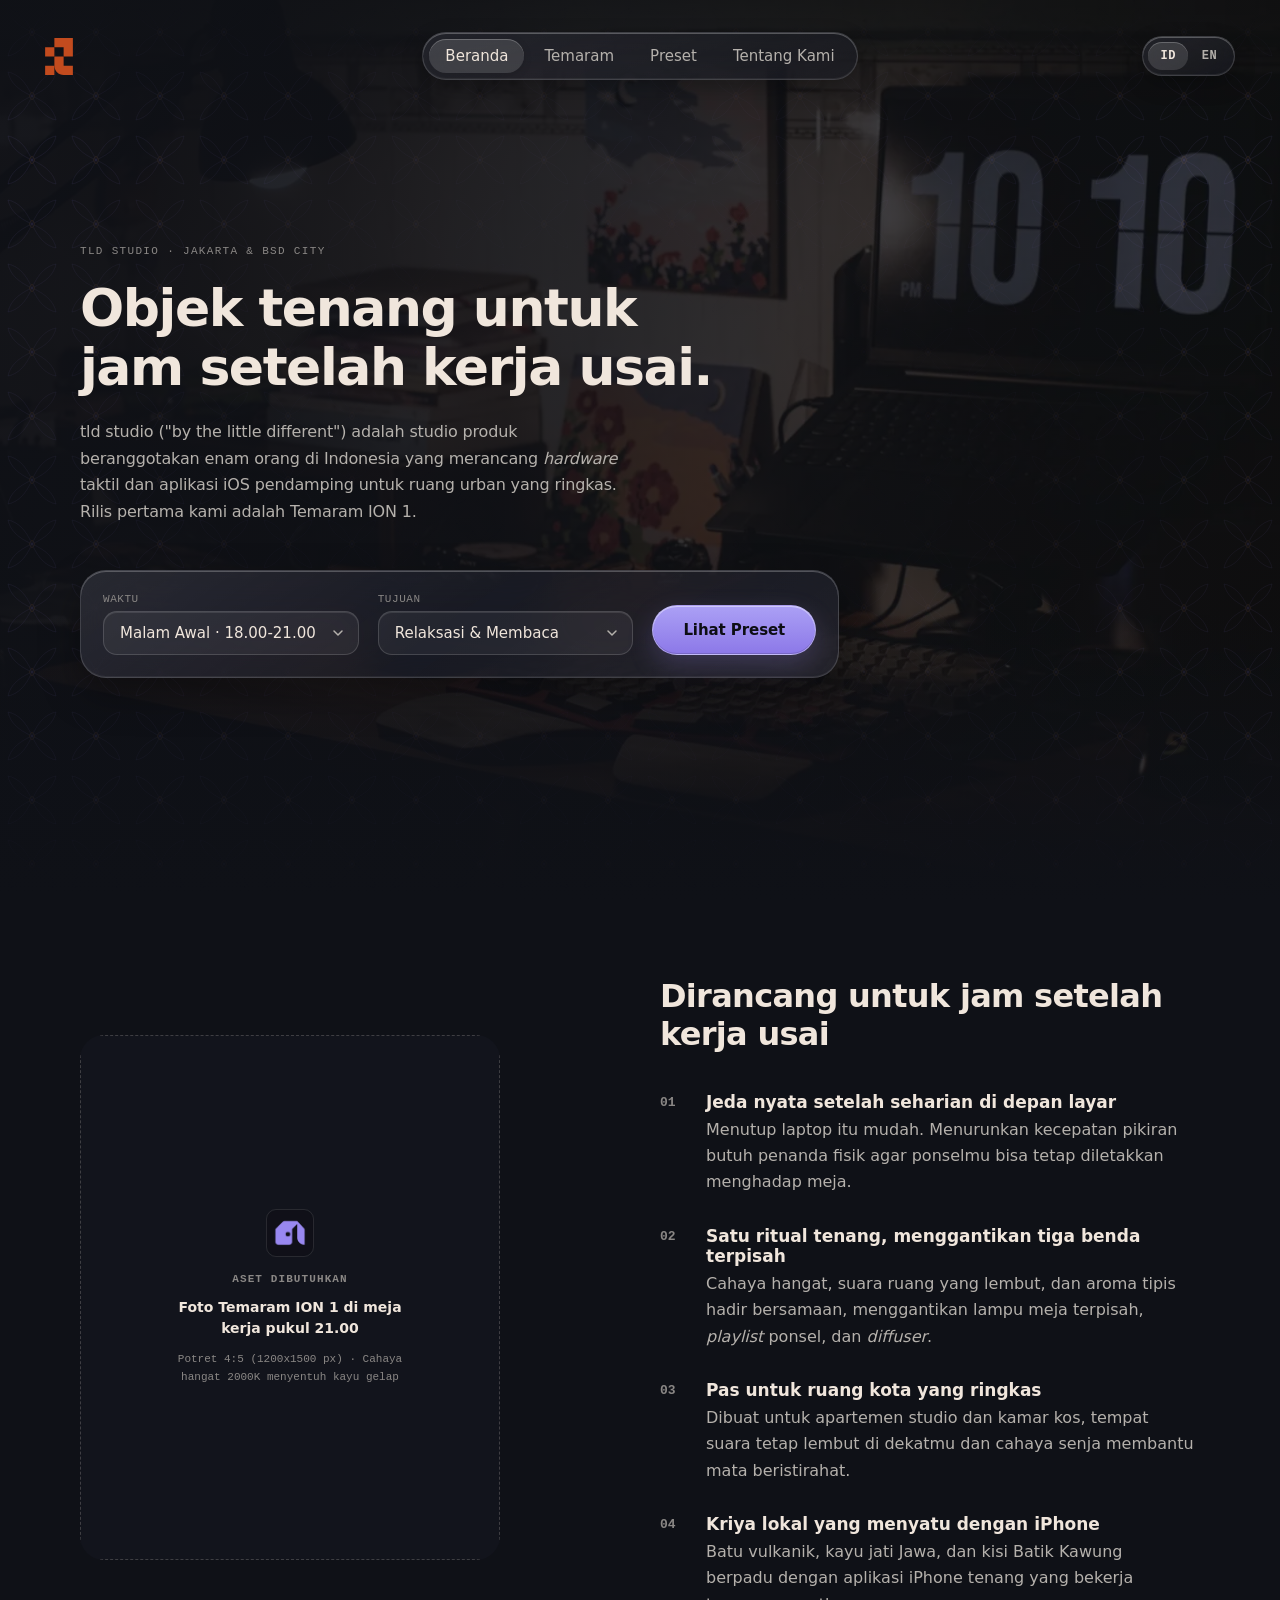
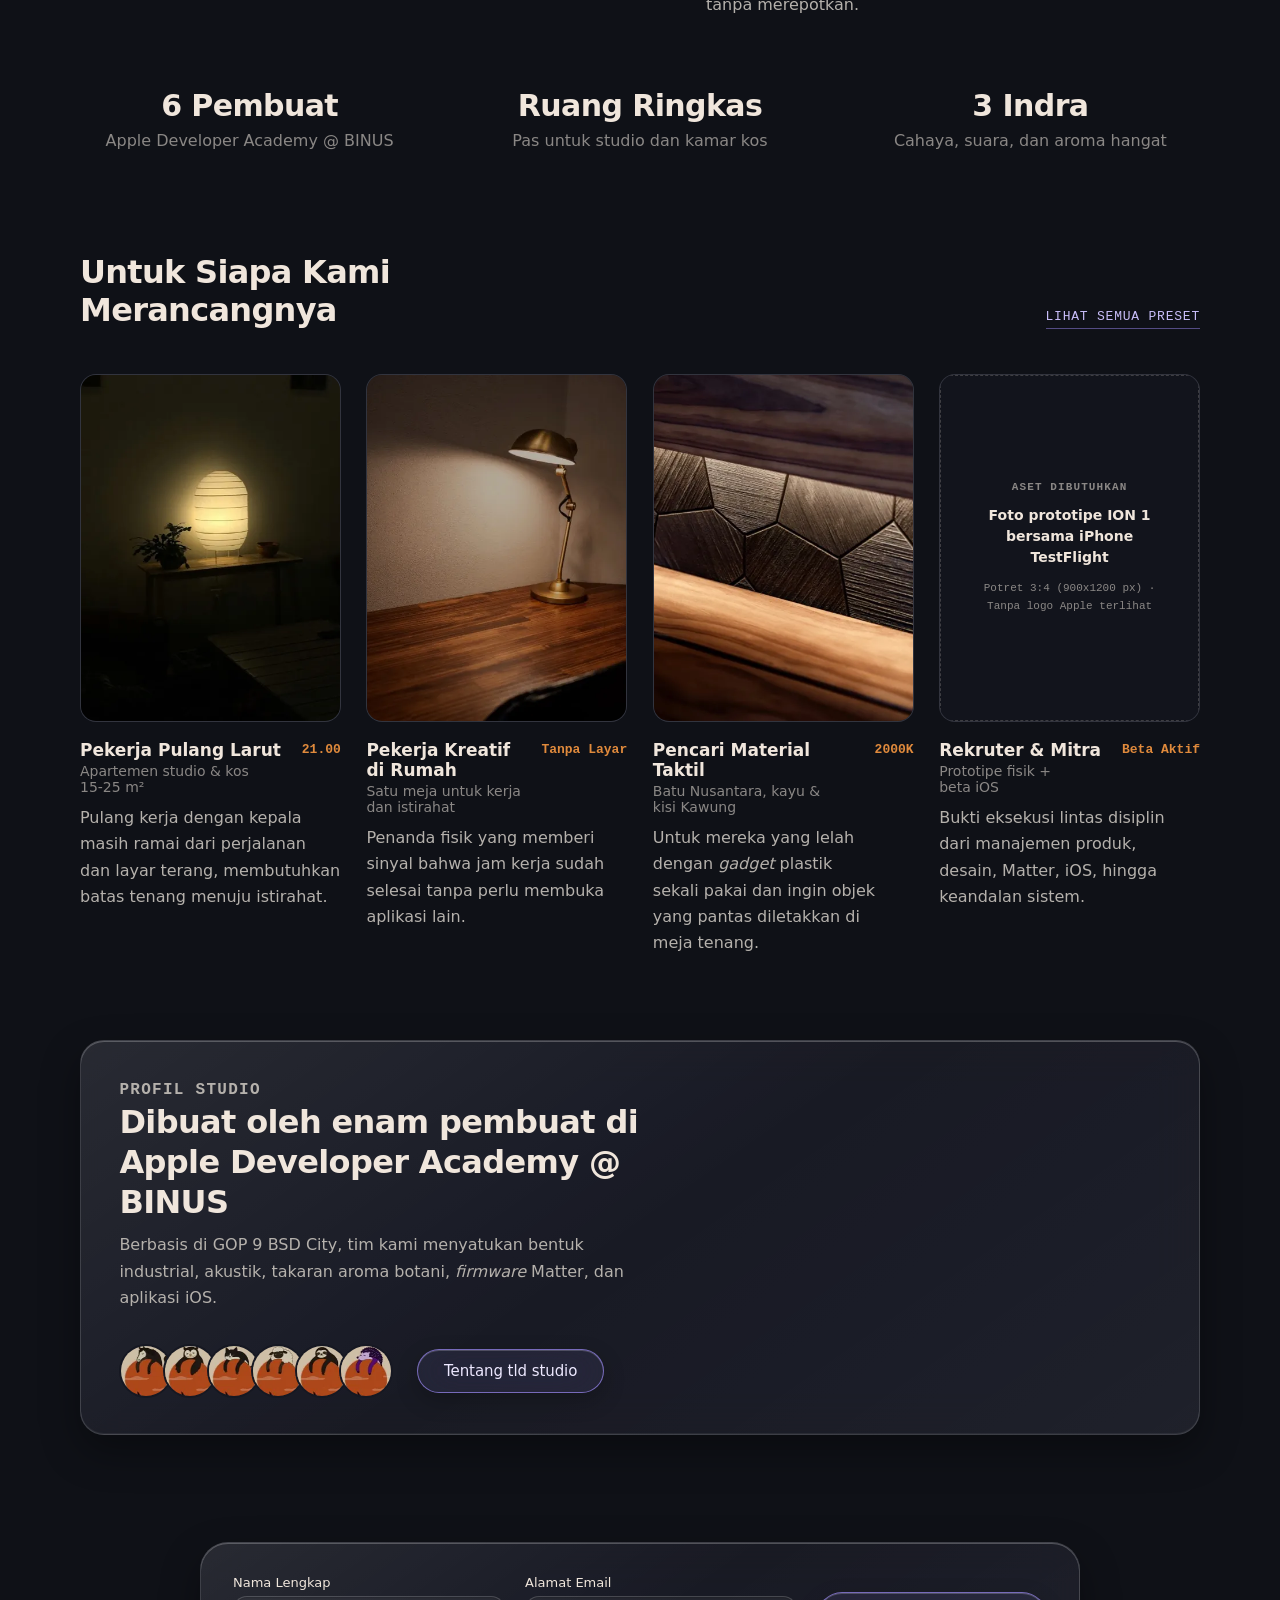
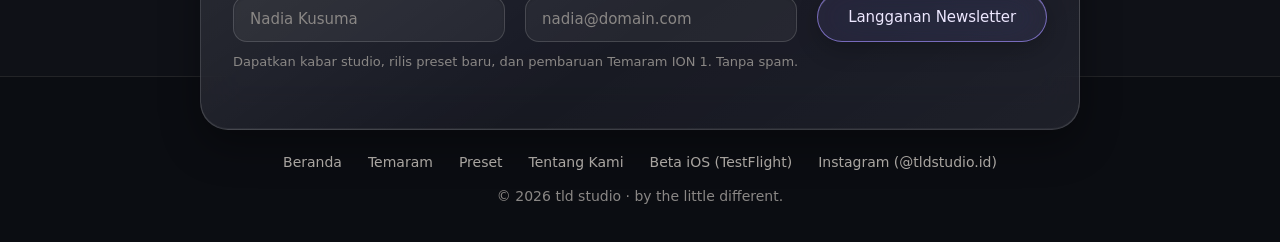
<file: index.html>
<!DOCTYPE html>
<html lang="id">
<head>
  <meta charset="UTF-8">
  <meta name="viewport" content="width=device-width, initial-scale=1.0">
  <title>tld studio | Objek Tenang untuk Jam Setelah Kerja</title>
  <meta name="description" content="Studio produk beranggotakan enam orang di Indonesia yang merancang hardware taktil dan aplikasi iOS pendamping untuk ruang urban ringkas. Rilis pertama: Temaram ION 1.">
  <meta name="theme-color" content="#0F1117">
  <link rel="icon" type="image/svg+xml" href="assets/favicon.svg">
  <meta property="og:type" content="website">
  <meta property="og:title" content="tld studio | Objek Tenang untuk Jam Setelah Kerja">
  <meta property="og:description" content="Hardware taktil Nusantara dan aplikasi iOS pendamping yang dikalibrasi untuk ketenangan ruang 15-25 m².">
  <meta property="og:image" content="https://tldstudio.id/assets/hero-desk-night.jpg">
  <meta name="twitter:card" content="summary_large_image">
  <link rel="preload" as="image" href="assets/hero-desk-night-w.webp" fetchpriority="high">
  <link rel="stylesheet" href="styles.css?v=4">
</head>
<body class="theme-night" data-page="home" data-i18n-title="meta.title.home">
  <a class="skip-link" href="#main-content" data-i18n="nav.skip">Langsung ke konten</a>
  <header class="site-hero">
    <nav class="site-nav" data-site-nav aria-label="Navigasi utama">
      <a href="index.html" class="brand-lockup" aria-label="tld studio">
        <svg class="brand-mark-svg" viewBox="0 0 36 48" width="28" height="37" fill="currentColor" aria-hidden="true">
          <path d="M12 0h24v24H24V12H12V0Z"/>
          <rect x="0" y="12" width="12" height="12"/>
          <rect x="0" y="36" width="12" height="12"/>
          <path d="M12 24h12v12h12v12H24c-6.627 0-12-5.373-12-12V24Z"/>
        </svg>
      </a>

      <ul id="primary-menu" class="nav-links">
        <li><a href="index.html" class="is-active" aria-current="page" data-i18n="nav.home">Beranda</a></li>
        <li><a href="temaram.html" data-i18n="nav.temaram">Temaram</a></li>
        <li><a href="presets.html" data-i18n="nav.presets">Preset</a></li>
        <li><a href="about.html" data-i18n="nav.about">Tentang Kami</a></li>
      </ul>

      <div class="nav-right">
        <div class="lang-switch" role="group" aria-label="Language switcher">
          <button type="button" class="lang-btn" data-lang-btn="id" aria-pressed="true">ID</button>
          <button type="button" class="lang-btn" data-lang-btn="en" aria-pressed="false">EN</button>
        </div>
        <button type="button" class="nav-toggle" data-nav-toggle aria-expanded="false" aria-controls="primary-menu" data-i18n="nav.menu">Menu</button>
      </div>
    </nav>

    <section class="hero-body">
      <div class="hero-kicker-row">
        <span class="eyebrow-pill" data-i18n="home.eyebrow">TLD STUDIO · JAKARTA &amp; BSD CITY</span>
      </div>
      <h1 class="hero-title" data-i18n="home.heroTitle">Objek tenang untuk jam setelah kerja usai.</h1>
      <p class="hero-lead" data-i18n-html="home.heroLeadHtml">tld studio ("by the little different") adalah studio produk beranggotakan enam orang di Indonesia yang merancang <em>hardware</em> taktil dan aplikasi iOS pendamping untuk ruang urban yang ringkas. Rilis pertama kami adalah Temaram ION 1.</p>

      <form class="floating-bar" data-preset-finder aria-label="Temukan preset Temaram sesuai waktu dan tujuan">
        <div class="floating-slot">
          <label for="finder-time" class="slot-label" data-i18n="home.finderTimeLabel">Waktu</label>
          <select id="finder-time" name="time" class="slot-select">
            <option value="afternoon" data-i18n="home.timeAfternoon">Siang &amp; Sore · 13.00-17.00</option>
            <option value="evening" selected data-i18n="home.timeEvening">Malam Awal · 18.00-21.00</option>
            <option value="late-night" data-i18n="home.timeLateNight">Larut Malam · 21.00+</option>
          </select>
        </div>

        <div class="floating-slot">
          <label for="finder-purpose" class="slot-label" data-i18n="home.finderPurposeLabel">Tujuan</label>
          <select id="finder-purpose" name="purpose" class="slot-select">
            <option value="relax" selected data-i18n="home.purposeRelax">Relaksasi &amp; Membaca</option>
            <option value="focus" data-i18n="home.purposeFocus">Fokus &amp; Belajar</option>
            <option value="sleep" data-i18n="home.purposeSleep">Tidur &amp; Istirahat Awal</option>
            <option value="selfcare" data-i18n="home.purposeSelfcare">Skincare &amp; Perawatan Diri</option>
            <option value="create" data-i18n="home.purposeCreate">Jurnal &amp; Sketsa</option>
          </select>
        </div>

        <button type="submit" class="btn-cta btn-cta-lg" data-i18n="home.finderSubmit">Lihat Preset</button>
      </form>
    </section>
  </header>

  <main id="main-content" tabindex="-1">
    <section id="what-we-are" class="features-section">
      <div class="features-inner">
        <div class="feature-media">
          <div class="feature-frame">
            <div class="asset-slot">
              <div class="asset-preview-icons">
                <img src="assets/temaram-icon-96.webp" alt="Temaram mark" width="98" height="98" loading="lazy" decoding="async">
              </div>
              <span class="asset-badge" data-i18n="asset.neededBadge">ASET DIBUTUHKAN</span>
              <p class="asset-title" data-i18n="asset.homeFeatureTitle">Foto Temaram ION 1 di meja kerja pukul 21.00</p>
              <p class="asset-spec" data-i18n="asset.homeFeatureSpec">Potret 4:5 (1200x1500 px) · Cahaya hangat 2000K menyentuh kayu gelap</p>
            </div>
          </div>
        </div>

        <div class="feature-list">
          <h2 class="section-heading" data-i18n="home.featureHeading">Dirancang untuk jam setelah kerja usai</h2>
          <div class="numbered-list">
            <div class="numbered-item">
              <div class="item-num">01</div>
              <div class="item-copy">
                <h3 data-i18n="home.num1Title">Jeda nyata setelah seharian di depan layar</h3>
                <p data-i18n="home.num1Body">Menutup laptop itu mudah. Menurunkan kecepatan pikiran butuh penanda fisik agar ponselmu bisa tetap diletakkan menghadap meja.</p>
              </div>
            </div>

            <div class="numbered-item">
              <div class="item-num">02</div>
              <div class="item-copy">
                <h3 data-i18n="home.num2Title">Satu ritual tenang, menggantikan tiga benda terpisah</h3>
                <p data-i18n-html="home.num2BodyHtml">Cahaya hangat, suara ruang yang lembut, dan aroma tipis hadir bersamaan, menggantikan lampu meja terpisah, <em>playlist</em> ponsel, dan <em>diffuser</em>.</p>
              </div>
            </div>

            <div class="numbered-item">
              <div class="item-num">03</div>
              <div class="item-copy">
                <h3 data-i18n="home.num3Title">Pas untuk ruang kota yang ringkas</h3>
                <p data-i18n-html="home.num3BodyHtml">Dibuat untuk apartemen studio dan kamar kos, tempat suara tetap lembut di dekatmu dan cahaya senja membantu mata beristirahat.</p>
              </div>
            </div>

            <div class="numbered-item">
              <div class="item-num">04</div>
              <div class="item-copy">
                <h3 data-i18n="home.num4Title">Kriya lokal yang menyatu dengan iPhone</h3>
                <p data-i18n-html="home.num4BodyHtml">Batu vulkanik, kayu jati Jawa, dan kisi Batik Kawung berpadu dengan aplikasi iPhone tenang yang bekerja tanpa merepotkan.</p>
              </div>
            </div>
          </div>
        </div>
      </div>

      <div class="stats-strip" aria-label="Ringkasan fakta studio">
        <div class="stat-item">
          <p class="stat-value" data-i18n="home.stat1Value">6 Pembuat</p>
          <p class="stat-label" data-i18n="home.stat1Label">Apple Developer Academy @ BINUS</p>
        </div>
        <div class="stat-item">
          <p class="stat-value" data-i18n="home.stat2Value">Ruang Ringkas</p>
          <p class="stat-label" data-i18n="home.stat2Label">Pas untuk studio dan kamar kos</p>
        </div>
        <div class="stat-item">
          <p class="stat-value" data-i18n="home.stat3Value">3 Indra</p>
          <p class="stat-label" data-i18n="home.stat3Label">Cahaya, suara, dan aroma hangat</p>
        </div>
      </div>
    </section>

    <section id="who-its-for" class="carousel-section">
      <div class="section-header">
        <h2 class="section-heading" data-i18n="home.whoHeading">Untuk Siapa Kami Merancangnya</h2>
        <a href="presets.html" class="section-action" data-i18n="home.whoAction">Lihat Semua Preset</a>
      </div>

      <div class="card-grid card-grid-4">
        <article class="hi-card">
          <div class="card-media">
            <img src="assets/story-dim-room-sm.webp" alt="Lampu meja hangat dalam ruang tidur redup" width="482" height="600" loading="lazy" decoding="async">
          </div>
          <div class="card-meta">
            <div>
              <h3 class="card-title" data-i18n="home.card1Title">Pekerja Pulang Larut</h3>
              <p class="card-subtitle" data-i18n="home.card1Sub">Apartemen studio &amp; kos 15-25&nbsp;m²</p>
            </div>
            <p class="card-badge-text" data-i18n="home.card1Meta">21.00</p>
          </div>
          <p class="card-desc" data-i18n="home.card1Desc">Pulang kerja dengan kepala masih ramai dari perjalanan dan layar terang, membutuhkan batas tenang menuju istirahat.</p>
        </article>

        <article class="hi-card">
          <div class="card-media">
            <img src="assets/story-brass-desk-sm.webp" alt="Lampu meja hangat di atas meja kayu" width="482" height="600" loading="lazy" decoding="async">
          </div>
          <div class="card-meta">
            <div>
              <h3 class="card-title" data-i18n="home.card2Title">Pekerja Kreatif di Rumah</h3>
              <p class="card-subtitle" data-i18n="home.card2Sub">Satu meja untuk kerja dan istirahat</p>
            </div>
            <p class="card-badge-text" data-i18n="home.card2Meta">Tanpa Layar</p>
          </div>
          <p class="card-desc" data-i18n="home.card2Desc">Penanda fisik yang memberi sinyal bahwa jam kerja sudah selesai tanpa perlu membuka aplikasi lain.</p>
        </article>

        <article class="hi-card">
          <div class="card-media">
            <img src="assets/story-acoustic-wood-sm.webp" alt="Detail tekstur panel akustik kayu hangat" width="482" height="600" loading="lazy" decoding="async">
          </div>
          <div class="card-meta">
            <div>
              <h3 class="card-title" data-i18n="home.card3Title">Pencari Material Taktil</h3>
              <p class="card-subtitle" data-i18n="home.card3Sub">Batu Nusantara, kayu &amp; kisi Kawung</p>
            </div>
            <p class="card-badge-text" data-i18n="home.card3Meta">2000K</p>
          </div>
          <p class="card-desc" data-i18n-html="home.card3DescHtml">Untuk mereka yang lelah dengan <em>gadget</em> plastik sekali pakai dan ingin objek yang pantas diletakkan di meja tenang.</p>
        </article>

        <article class="hi-card">
          <div class="card-media">
            <div class="asset-slot">
              <span class="asset-badge" data-i18n="asset.neededBadge">ASET DIBUTUHKAN</span>
              <p class="asset-title" data-i18n="asset.homePartnerTitle">Foto prototipe ION 1 bersama iPhone TestFlight</p>
              <p class="asset-spec" data-i18n="asset.homePartnerSpec">Potret 3:4 (900x1200 px) · Tanpa logo Apple terlihat</p>
            </div>
          </div>
          <div class="card-meta">
            <div>
              <h3 class="card-title" data-i18n="home.card4Title">Rekruter &amp; Mitra</h3>
              <p class="card-subtitle" data-i18n="home.card4Sub">Prototipe fisik + beta iOS</p>
            </div>
            <p class="card-badge-text" data-i18n="home.card4Meta">Beta Aktif</p>
          </div>
          <p class="card-desc" data-i18n="home.card4Desc">Bukti eksekusi lintas disiplin dari manajemen produk, desain, Matter, iOS, hingga keandalan sistem.</p>
        </article>
      </div>
    </section>

    <section class="bridge-section" aria-label="Profil tld studio">
      <div class="bridge-inner">
        <div class="bridge-card">
          <div class="bridge-copy">
            <p class="bridge-kicker" data-i18n="home.bridgeKicker">PROFIL STUDIO</p>
            <h2 data-i18n="home.bridgeHeading">Dibuat oleh enam pembuat di Apple Developer Academy @ BINUS</h2>
            <p data-i18n-html="home.bridgeBodyHtml">Berbasis di GOP 9 BSD City, tim kami menyatukan bentuk industrial, akustik, takaran aroma botani, <em>firmware</em> Matter, dan aplikasi iOS.</p>
          </div>

          <div class="bridge-right">
            <div class="avatar-chips" aria-label="Ilustrasi enam pembuat tld studio">
              <img class="avatar-thumb" src="assets/team-jatayu-avatar.webp" alt="Jatayu Wicaksono" width="92" height="112" loading="lazy" decoding="async">
              <img class="avatar-thumb" src="assets/team-tiko-avatar.webp" alt="Tiko Nugroho" width="92" height="112" loading="lazy" decoding="async">
              <img class="avatar-thumb" src="assets/team-irene-avatar.webp" alt="Irene Kresentia" width="92" height="112" loading="lazy" decoding="async">
              <img class="avatar-thumb" src="assets/team-rio-avatar.webp" alt="Rio Ferdian" width="92" height="112" loading="lazy" decoding="async">
              <img class="avatar-thumb" src="assets/team-danniel-avatar.webp" alt="Danniel Ang" width="92" height="112" loading="lazy" decoding="async">
              <img class="avatar-thumb" src="assets/team-sapta-avatar.webp" alt="Sapta Pradana" width="92" height="112" loading="lazy" decoding="async">
            </div>
            <a href="about.html" class="btn-ghost" data-i18n="home.bridgeCta">Tentang tld studio</a>
          </div>
        </div>
      </div>
    </section>
  </main>

  <footer id="newsletter" class="site-footer">
    <div class="footer-float-wrap">
      <div class="footer-form-card">
        <form class="footer-form" data-newsletter-form>
          <div class="form-field">
            <label for="home-fullname" data-i18n="footer.nameLabel">Nama Lengkap</label>
            <input type="text" id="home-fullname" name="fullname" placeholder="Nadia Kusuma" data-i18n-placeholder="footer.namePlaceholder" autocomplete="name">
          </div>
          <div class="form-field">
            <label for="home-email" data-i18n="footer.emailLabel">Alamat Email</label>
            <input type="email" id="home-email" name="email" placeholder="nadia@domain.com" data-i18n-placeholder="footer.emailPlaceholder" autocomplete="email">
          </div>
          <button type="submit" class="btn-ghost footer-submit" data-i18n="footer.submitNewsletter">Langganan Newsletter</button>
        </form>
        <p class="form-note" data-i18n="footer.noteNewsletter">Dapatkan kabar studio, rilis preset baru, dan pembaruan Temaram ION 1. Tanpa spam.</p>
        <p class="form-status" data-form-status role="status" aria-live="polite"></p>
      </div>
    </div>

    <div class="footer-base">
      <div class="footer-utility">
        <ul class="footer-links">
          <li><a href="index.html" data-i18n="footer.linkHome">Beranda</a></li>
          <li><a href="temaram.html" data-i18n="footer.linkTemaram">Temaram</a></li>
          <li><a href="presets.html" data-i18n="footer.linkPresets">Preset</a></li>
          <li><a href="about.html" data-i18n="footer.linkAbout">Tentang Kami</a></li>
          <li><a href="https://testflight.apple.com/join/dyy841pX" target="_blank" rel="noopener noreferrer" data-i18n="footer.linkBeta">Beta iOS (TestFlight)</a></li>
          <li><a href="https://www.instagram.com/tldstudio.id/" target="_blank" rel="noopener noreferrer" data-i18n="footer.linkIg">Instagram (@tldstudio.id)</a></li>
        </ul>
      </div>
      <p class="footer-copy" data-i18n="footer.copy">&copy; 2026 tld studio &middot; by the little different.</p>
    </div>
  </footer>

  <script src="presets-data.js" defer></script>
  <script src="i18n.js?v=5" defer></script>
  <script src="main.js" defer></script>
</body>
</html>
</file>
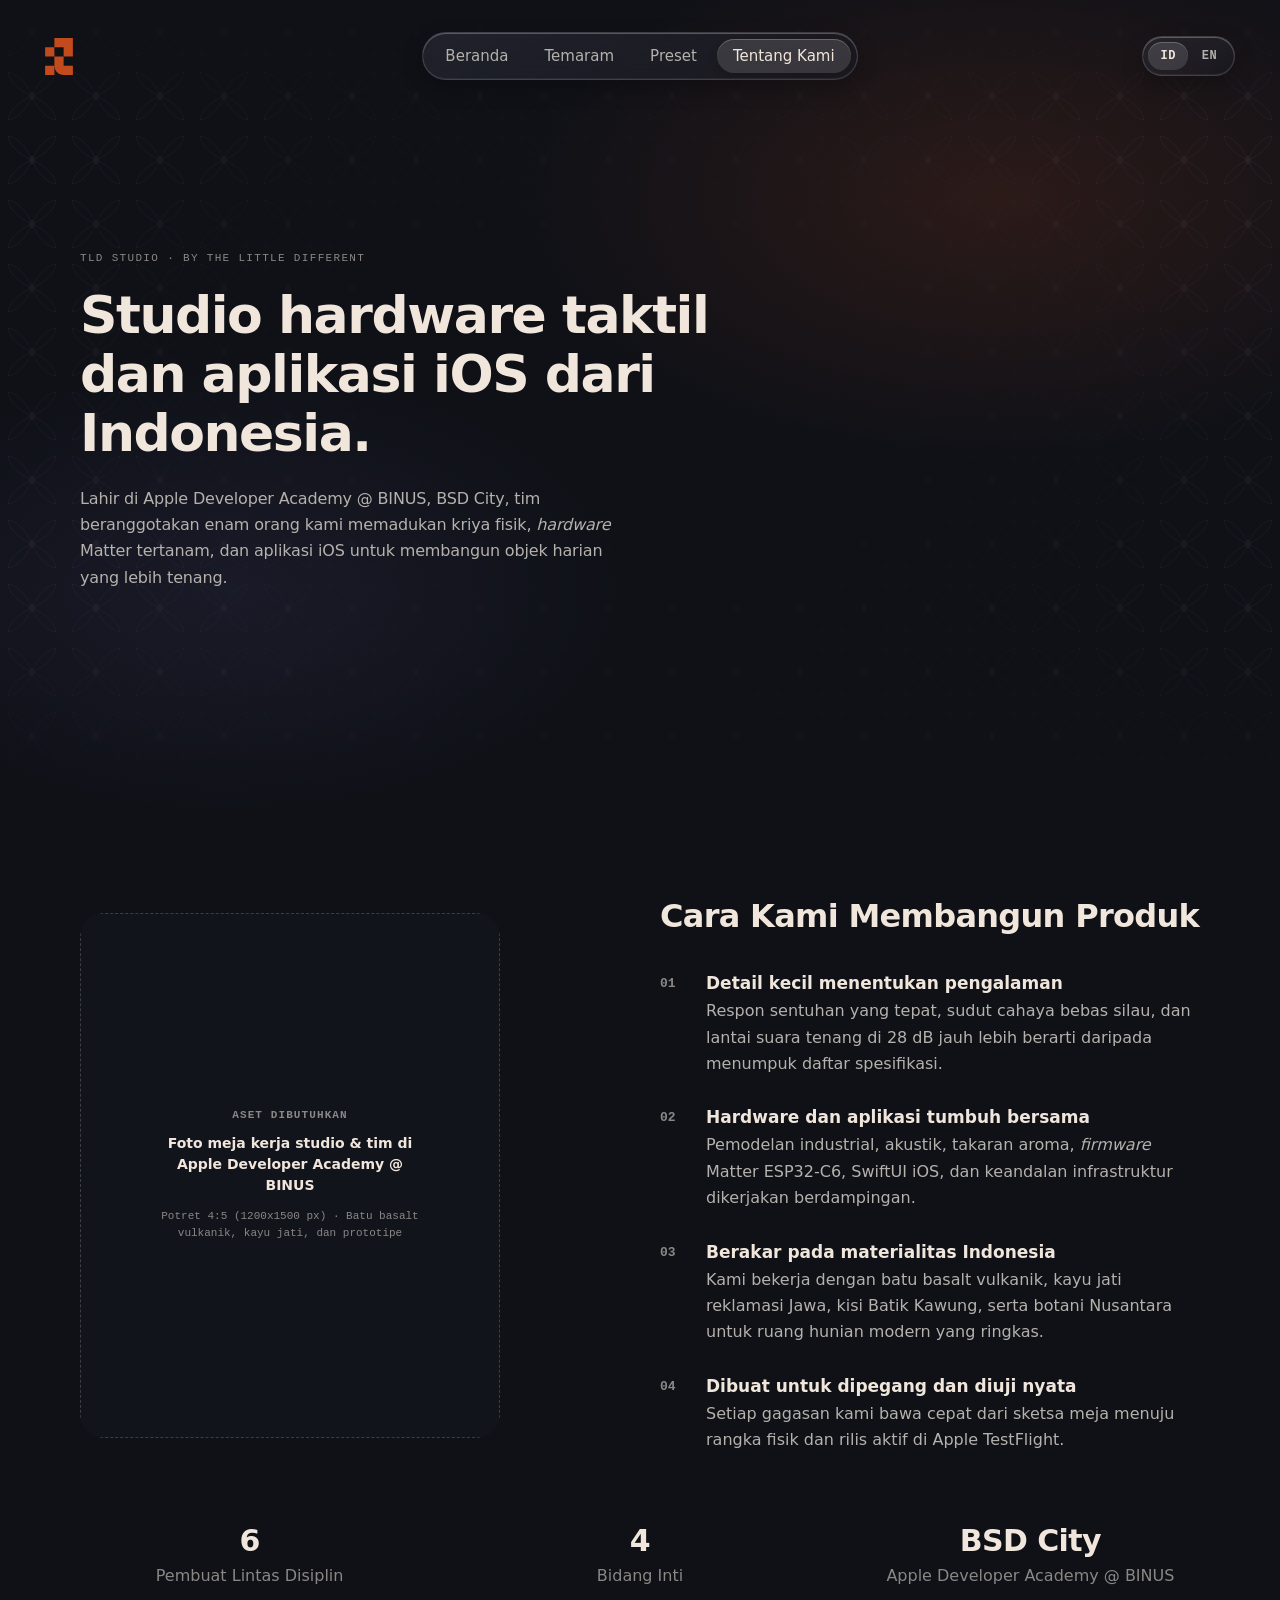
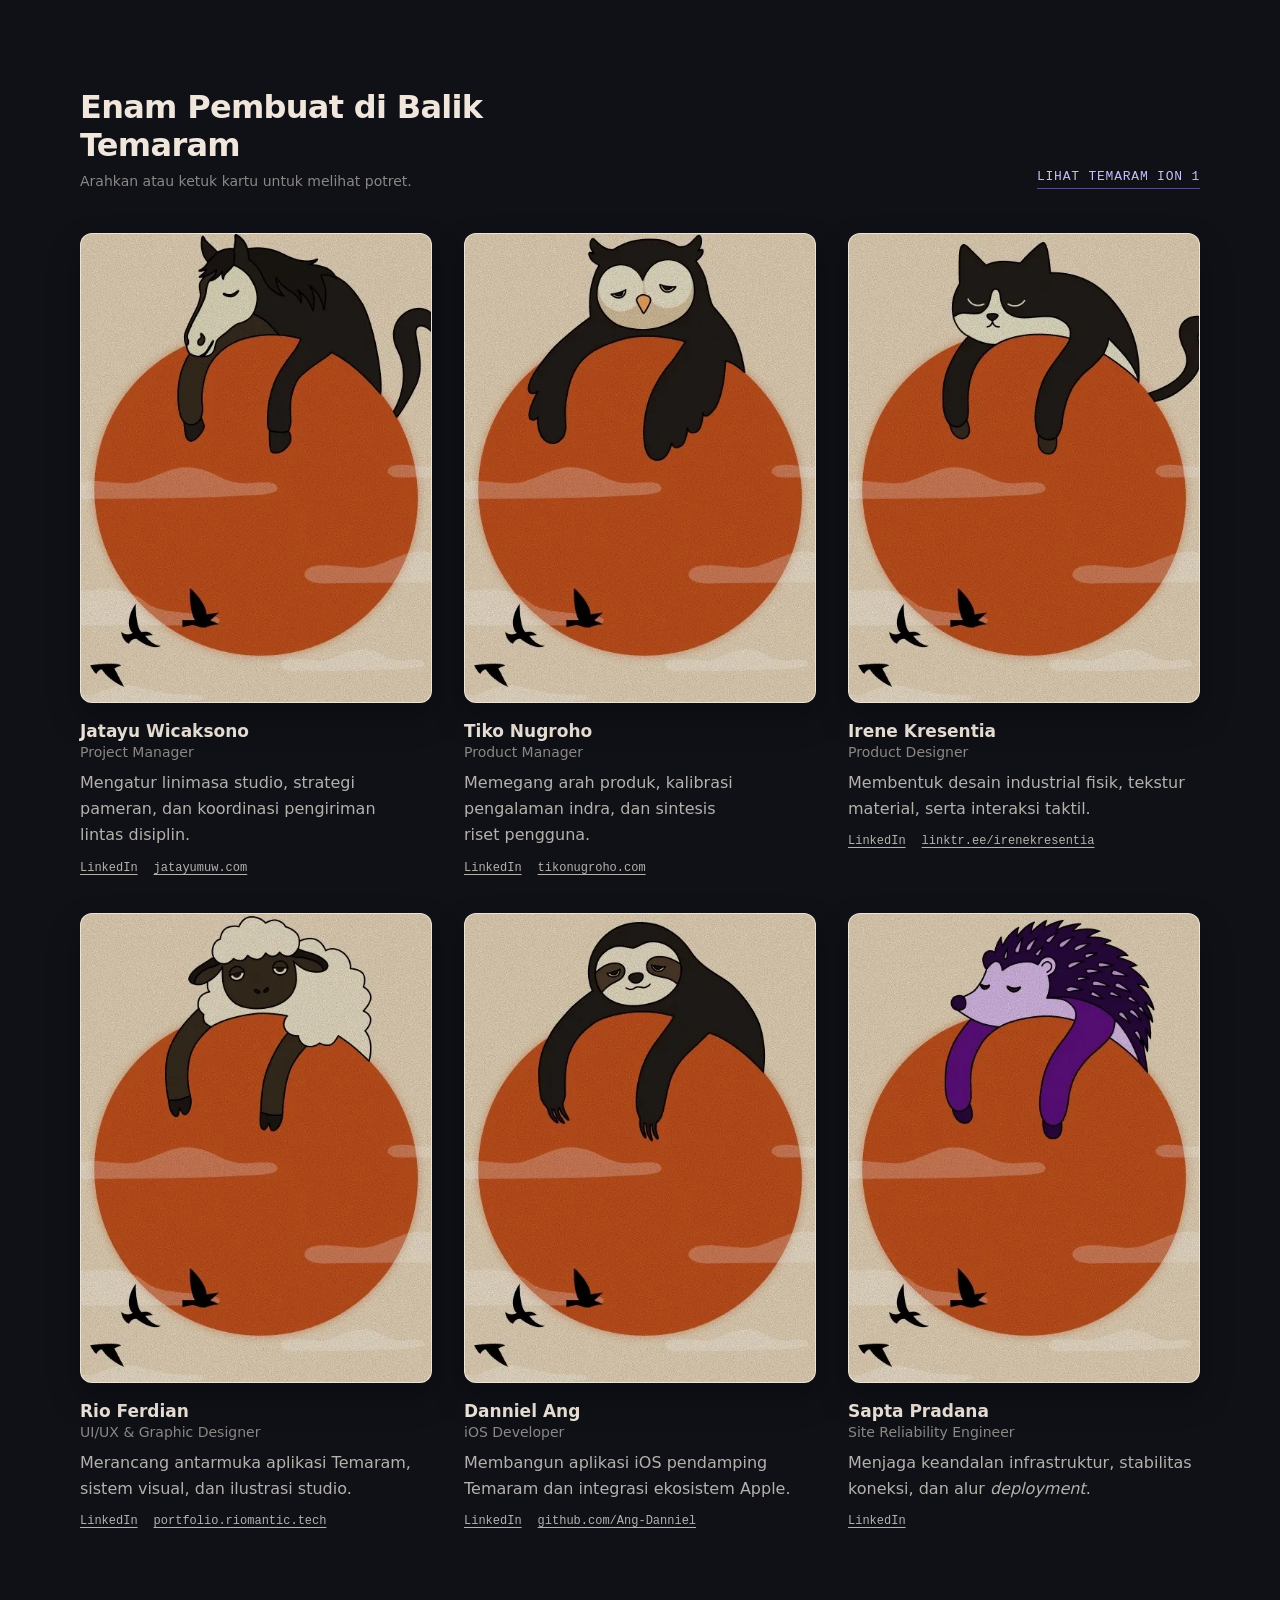
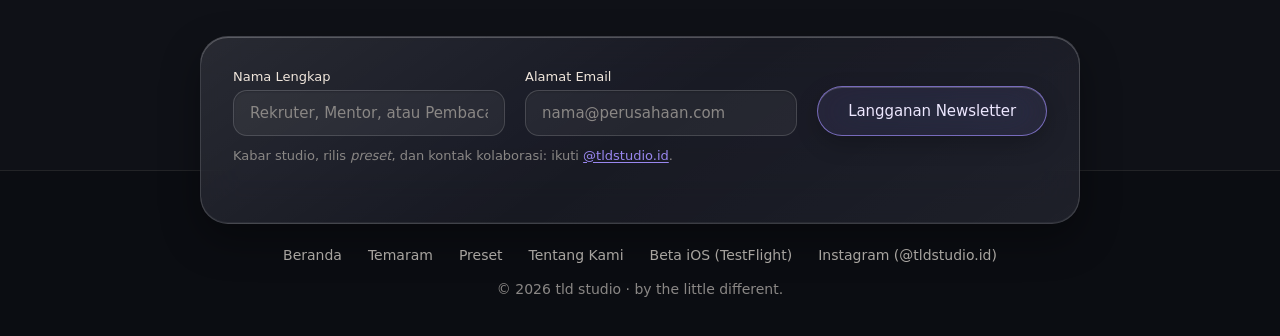
<file: about.html>
<!DOCTYPE html>
<html lang="id">
<head>
  <meta charset="UTF-8">
  <meta name="viewport" content="width=device-width, initial-scale=1.0">
  <title>Tentang tld studio | by the little different</title>
  <meta name="description" content="Kenali enam pembuat lintas disiplin di balik tld studio dan Temaram ION 1 dari Apple Developer Academy @ BINUS, BSD City.">
  <meta name="theme-color" content="#0F1117">
  <link rel="icon" type="image/svg+xml" href="assets/favicon.svg">
  <meta property="og:type" content="website">
  <meta property="og:title" content="Tentang tld studio | by the little different">
  <meta property="og:description" content="Studio hardware taktil dan aplikasi iOS dari Indonesia yang memadukan kriya fisik dan perangkat Matter tertanam.">
  <meta property="og:image" content="https://tldstudio.id/assets/hero-desk-night.jpg">
  <meta name="twitter:card" content="summary_large_image">
  <link rel="stylesheet" href="styles.css?v=4">
</head>
<body class="theme-night" data-page="about" data-i18n-title="meta.title.about">
  <a class="skip-link" href="#main-content" data-i18n="nav.skip">Langsung ke konten</a>
  <header class="site-hero">
    <nav class="site-nav" data-site-nav aria-label="Navigasi utama">
      <a href="index.html" class="brand-lockup" aria-label="tld studio">
        <svg class="brand-mark-svg" viewBox="0 0 36 48" width="28" height="37" fill="currentColor" aria-hidden="true">
          <path d="M12 0h24v24H24V12H12V0Z"/>
          <rect x="0" y="12" width="12" height="12"/>
          <rect x="0" y="36" width="12" height="12"/>
          <path d="M12 24h12v12h12v12H24c-6.627 0-12-5.373-12-12V24Z"/>
        </svg>
      </a>

      <ul id="primary-menu" class="nav-links">
        <li><a href="index.html" data-i18n="nav.home">Beranda</a></li>
        <li><a href="temaram.html" data-i18n="nav.temaram">Temaram</a></li>
        <li><a href="presets.html" data-i18n="nav.presets">Preset</a></li>
        <li><a href="about.html" class="is-active" aria-current="page" data-i18n="nav.about">Tentang Kami</a></li>
      </ul>

      <div class="nav-right">
        <div class="lang-switch" role="group" aria-label="Language switcher">
          <button type="button" class="lang-btn" data-lang-btn="id" aria-pressed="true">ID</button>
          <button type="button" class="lang-btn" data-lang-btn="en" aria-pressed="false">EN</button>
        </div>
        <button type="button" class="nav-toggle" data-nav-toggle aria-expanded="false" aria-controls="primary-menu" data-i18n="nav.menu">Menu</button>
      </div>
    </nav>

    <section class="hero-body">
      <div class="hero-kicker-row">
        <span class="eyebrow-pill" data-i18n="about.eyebrow">TLD STUDIO · BY THE LITTLE DIFFERENT</span>
      </div>
      <h1 class="hero-title" data-i18n="about.heroTitle">Studio hardware taktil dan aplikasi iOS dari Indonesia.</h1>
      <p class="hero-lead" data-i18n-html="about.heroLeadHtml">Lahir di Apple Developer Academy @ BINUS, BSD City, tim beranggotakan enam orang kami memadukan kriya fisik, <em>hardware</em> Matter tertanam, dan aplikasi iOS untuk membangun objek harian yang lebih tenang.</p>
    </section>
  </header>

  <main id="main-content" tabindex="-1">
    <section id="studio-story" class="features-section">
      <div class="features-inner">
        <div class="feature-media">
          <div class="feature-frame">
            <div class="asset-slot">
              <span class="asset-badge" data-i18n="asset.neededBadge">ASET DIBUTUHKAN</span>
              <p class="asset-title" data-i18n="asset.aboutStudioTitle">Foto meja kerja studio &amp; tim di Apple Developer Academy @ BINUS</p>
              <p class="asset-spec" data-i18n="asset.aboutStudioSpec">Potret 4:5 (1200x1500 px) · Batu basalt vulkanik, kayu jati, dan prototipe</p>
            </div>
          </div>
        </div>

        <div class="feature-list">
          <h2 class="section-heading" data-i18n="about.storyHeading">Cara Kami Membangun Produk</h2>
          <div class="numbered-list">
            <div class="numbered-item">
              <div class="item-num">01</div>
              <div class="item-copy">
                <h3 data-i18n="about.num1Title">Detail kecil menentukan pengalaman</h3>
                <p data-i18n-html="about.num1BodyHtml">Respon sentuhan yang tepat, sudut cahaya bebas silau, dan lantai suara tenang di 28&nbsp;dB jauh lebih berarti daripada menumpuk daftar spesifikasi.</p>
              </div>
            </div>

            <div class="numbered-item">
              <div class="item-num">02</div>
              <div class="item-copy">
                <h3 data-i18n="about.num2Title">Hardware dan aplikasi tumbuh bersama</h3>
                <p data-i18n-html="about.num2BodyHtml">Pemodelan industrial, akustik, takaran aroma, <em>firmware</em> Matter ESP32-C6, SwiftUI iOS, dan keandalan infrastruktur dikerjakan berdampingan.</p>
              </div>
            </div>

            <div class="numbered-item">
              <div class="item-num">03</div>
              <div class="item-copy">
                <h3 data-i18n="about.num3Title">Berakar pada materialitas Indonesia</h3>
                <p data-i18n="about.num3Body">Kami bekerja dengan batu basalt vulkanik, kayu jati reklamasi Jawa, kisi Batik Kawung, serta botani Nusantara untuk ruang hunian modern yang ringkas.</p>
              </div>
            </div>

            <div class="numbered-item">
              <div class="item-num">04</div>
              <div class="item-copy">
                <h3 data-i18n="about.num4Title">Dibuat untuk dipegang dan diuji nyata</h3>
                <p data-i18n-html="about.num4BodyHtml">Setiap gagasan kami bawa cepat dari sketsa meja menuju rangka fisik dan rilis aktif di Apple TestFlight.</p>
              </div>
            </div>
          </div>
        </div>
      </div>

      <div class="stats-strip" aria-label="Komposisi studio">
        <div class="stat-item">
          <p class="stat-value" data-i18n="about.stat1Value">6</p>
          <p class="stat-label" data-i18n="about.stat1Label">Pembuat Lintas Disiplin</p>
        </div>
        <div class="stat-item">
          <p class="stat-value" data-i18n="about.stat2Value">4</p>
          <p class="stat-label" data-i18n="about.stat2Label">Bidang Inti</p>
        </div>
        <div class="stat-item">
          <p class="stat-value" data-i18n="about.stat3Value">BSD City</p>
          <p class="stat-label" data-i18n="about.stat3Label">Apple Developer Academy @ BINUS</p>
        </div>
      </div>
    </section>

    <section id="team" class="team-section">
      <div class="section-header">
        <div>
          <h2 class="section-heading" data-i18n="about.teamHeading">Enam Pembuat di Balik Temaram</h2>
          <p class="section-sub" data-i18n="about.teamSub">Arahkan atau ketuk kartu untuk melihat potret.</p>
        </div>
        <a href="temaram.html" class="section-action" data-i18n="about.teamAction">Lihat Temaram ION 1</a>
      </div>

      <div class="team-grid">
        <article class="hi-card maker-card" data-maker-card>
          <div class="card-media maker-media" tabindex="0" role="button" aria-label="Jatayu Wicaksono portrait toggle">
            <img class="maker-animal" src="assets/team-jatayu-animal-w.webp" alt="Ilustrasi kuda tidur untuk Jatayu Wicaksono" width="532" height="646" loading="lazy" decoding="async">
            <img class="maker-portrait" src="assets/team-jatayu-portrait-w.webp" alt="Potret ilustrasi Jatayu Wicaksono" width="532" height="747" loading="lazy" decoding="async">
          </div>
          <div class="card-meta">
            <div>
              <h3 class="card-title">Jatayu Wicaksono</h3>
              <p class="card-subtitle" data-i18n="about.maker1Role">Project Manager</p>
            </div>
          </div>
          <p class="card-desc" data-i18n="about.maker1Desc">Mengatur linimasa studio, strategi pameran, dan koordinasi pengiriman lintas disiplin.</p>
          <div class="card-links">
            <a href="https://linkedin.com/in/jatayumuw" target="_blank" rel="noopener noreferrer">LinkedIn</a>
            <a href="https://jatayumuw.com" target="_blank" rel="noopener noreferrer">jatayumuw.com</a>
          </div>
        </article>

        <article class="hi-card maker-card" data-maker-card>
          <div class="card-media maker-media" tabindex="0" role="button" aria-label="Tiko Nugroho portrait toggle">
            <img class="maker-animal" src="assets/team-tiko-animal-w.webp" alt="Ilustrasi burung hantu tidur untuk Tiko Nugroho" width="532" height="646" loading="lazy" decoding="async">
            <img class="maker-portrait" src="assets/team-tiko-portrait-w.webp" alt="Potret ilustrasi Tiko Nugroho" width="532" height="747" loading="lazy" decoding="async">
          </div>
          <div class="card-meta">
            <div>
              <h3 class="card-title">Tiko Nugroho</h3>
              <p class="card-subtitle" data-i18n="about.maker2Role">Product Manager</p>
            </div>
          </div>
          <p class="card-desc" data-i18n="about.maker2Desc">Memegang arah produk, kalibrasi pengalaman indra, dan sintesis riset pengguna.</p>
          <div class="card-links">
            <a href="https://linkedin.com/in/tiko-nugroho" target="_blank" rel="noopener noreferrer">LinkedIn</a>
            <a href="https://tikonugroho.com" target="_blank" rel="noopener noreferrer">tikonugroho.com</a>
          </div>
        </article>

        <article class="hi-card maker-card" data-maker-card>
          <div class="card-media maker-media" tabindex="0" role="button" aria-label="Irene Kresentia portrait toggle">
            <img class="maker-animal" src="assets/team-irene-animal-w.webp" alt="Ilustrasi kucing tidur untuk Irene Kresentia" width="532" height="646" loading="lazy" decoding="async">
            <img class="maker-portrait" src="assets/team-irene-portrait-w.webp" alt="Potret ilustrasi Irene Kresentia" width="532" height="747" loading="lazy" decoding="async">
          </div>
          <div class="card-meta">
            <div>
              <h3 class="card-title">Irene Kresentia</h3>
              <p class="card-subtitle" data-i18n="about.maker3Role">Product Designer</p>
            </div>
          </div>
          <p class="card-desc" data-i18n="about.maker3Desc">Membentuk desain industrial fisik, tekstur material, serta interaksi taktil.</p>
          <div class="card-links">
            <a href="https://www.linkedin.com/in/irenekresentia/" target="_blank" rel="noopener noreferrer">LinkedIn</a>
            <a href="https://linktr.ee/irenekresentia" target="_blank" rel="noopener noreferrer">linktr.ee/irenekresentia</a>
          </div>
        </article>

        <article class="hi-card maker-card" data-maker-card>
          <div class="card-media maker-media" tabindex="0" role="button" aria-label="Rio Ferdian portrait toggle">
            <img class="maker-animal" src="assets/team-rio-animal-w.webp" alt="Ilustrasi domba tidur untuk Rio Ferdian" width="532" height="646" loading="lazy" decoding="async">
            <img class="maker-portrait" src="assets/team-rio-portrait-w.webp" alt="Potret ilustrasi Rio Ferdian" width="532" height="747" loading="lazy" decoding="async">
          </div>
          <div class="card-meta">
            <div>
              <h3 class="card-title">Rio Ferdian</h3>
              <p class="card-subtitle" data-i18n="about.maker4Role">UI/UX &amp; Graphic Designer</p>
            </div>
          </div>
          <p class="card-desc" data-i18n="about.maker4Desc">Merancang antarmuka aplikasi Temaram, sistem visual, dan ilustrasi studio.</p>
          <div class="card-links">
            <a href="https://linkedin.com/in/rioardiferdian" target="_blank" rel="noopener noreferrer">LinkedIn</a>
            <a href="https://portfolio.riomantic.tech" target="_blank" rel="noopener noreferrer">portfolio.riomantic.tech</a>
          </div>
        </article>

        <article class="hi-card maker-card" data-maker-card>
          <div class="card-media maker-media" tabindex="0" role="button" aria-label="Danniel Ang portrait toggle">
            <img class="maker-animal" src="assets/team-danniel-animal-w.webp" alt="Ilustrasi sloth tidur untuk Danniel Ang" width="532" height="646" loading="lazy" decoding="async">
            <img class="maker-portrait" src="assets/team-danniel-portrait-w.webp" alt="Potret ilustrasi Danniel Ang" width="532" height="747" loading="lazy" decoding="async">
          </div>
          <div class="card-meta">
            <div>
              <h3 class="card-title">Danniel Ang</h3>
              <p class="card-subtitle" data-i18n="about.maker5Role">iOS Developer</p>
            </div>
          </div>
          <p class="card-desc" data-i18n="about.maker5Desc">Membangun aplikasi iOS pendamping Temaram dan integrasi ekosistem Apple.</p>
          <div class="card-links">
            <a href="https://www.linkedin.com/in/danniel-ang-47684b277/" target="_blank" rel="noopener noreferrer">LinkedIn</a>
            <a href="https://github.com/Ang-Danniel" target="_blank" rel="noopener noreferrer">github.com/Ang-Danniel</a>
          </div>
        </article>

        <article class="hi-card maker-card" data-maker-card>
          <div class="card-media maker-media" tabindex="0" role="button" aria-label="Sapta Pradana portrait toggle">
            <img class="maker-animal" src="assets/team-sapta-animal-w.webp" alt="Ilustrasi landak tidur untuk Sapta Pradana" width="532" height="646" loading="lazy" decoding="async">
            <img class="maker-portrait" src="assets/team-sapta-portrait-w.webp" alt="Potret ilustrasi Sapta Pradana" width="532" height="747" loading="lazy" decoding="async">
          </div>
          <div class="card-meta">
            <div>
              <h3 class="card-title">Sapta Pradana</h3>
              <p class="card-subtitle" data-i18n="about.maker6Role">Site Reliability Engineer</p>
            </div>
          </div>
          <p class="card-desc" data-i18n-html="about.maker6DescHtml">Menjaga keandalan infrastruktur, stabilitas koneksi, dan alur <em>deployment</em>.</p>
          <div class="card-links">
            <a href="https://www.linkedin.com/in/saptapradana/" target="_blank" rel="noopener noreferrer">LinkedIn</a>
          </div>
        </article>
      </div>
    </section>
  </main>

  <footer id="newsletter" class="site-footer">
    <div class="footer-float-wrap">
      <div class="footer-form-card">
        <form class="footer-form" data-newsletter-form>
          <div class="form-field">
            <label for="about-fullname" data-i18n="footer.nameLabel">Nama Lengkap</label>
            <input type="text" id="about-fullname" name="fullname" placeholder="Rekruter, Mentor, atau Pembaca" data-i18n-placeholder="footer.studioNamePlaceholder" autocomplete="name">
          </div>
          <div class="form-field">
            <label for="about-email" data-i18n="footer.emailLabel">Alamat Email</label>
            <input type="email" id="about-email" name="email" placeholder="nama@perusahaan.com" data-i18n-placeholder="footer.studioEmailPlaceholder" autocomplete="email">
          </div>
          <button type="submit" class="btn-ghost footer-submit" data-i18n="footer.submitNewsletter">Langganan Newsletter</button>
        </form>
        <p class="form-note" data-i18n-html="footer.noteStudioHtml">Kabar studio, rilis <em>preset</em>, dan kontak kolaborasi: ikuti <a href="https://www.instagram.com/tldstudio.id/" target="_blank" rel="noopener noreferrer">@tldstudio.id</a>.</p>
        <p class="form-status" data-form-status role="status" aria-live="polite"></p>
      </div>
    </div>

    <div class="footer-base">
      <div class="footer-utility">
        <ul class="footer-links">
          <li><a href="index.html" data-i18n="footer.linkHome">Beranda</a></li>
          <li><a href="temaram.html" data-i18n="footer.linkTemaram">Temaram</a></li>
          <li><a href="presets.html" data-i18n="footer.linkPresets">Preset</a></li>
          <li><a href="about.html" data-i18n="footer.linkAbout">Tentang Kami</a></li>
          <li><a href="https://testflight.apple.com/join/dyy841pX" target="_blank" rel="noopener noreferrer" data-i18n="footer.linkBeta">Beta iOS (TestFlight)</a></li>
          <li><a href="https://www.instagram.com/tldstudio.id/" target="_blank" rel="noopener noreferrer" data-i18n="footer.linkIg">Instagram (@tldstudio.id)</a></li>
        </ul>
      </div>
      <p class="footer-copy" data-i18n="footer.copy">&copy; 2026 tld studio &middot; by the little different.</p>
    </div>
  </footer>

  <script src="i18n.js?v=5" defer></script>
  <script src="main.js" defer></script>
</body>
</html>
</file>
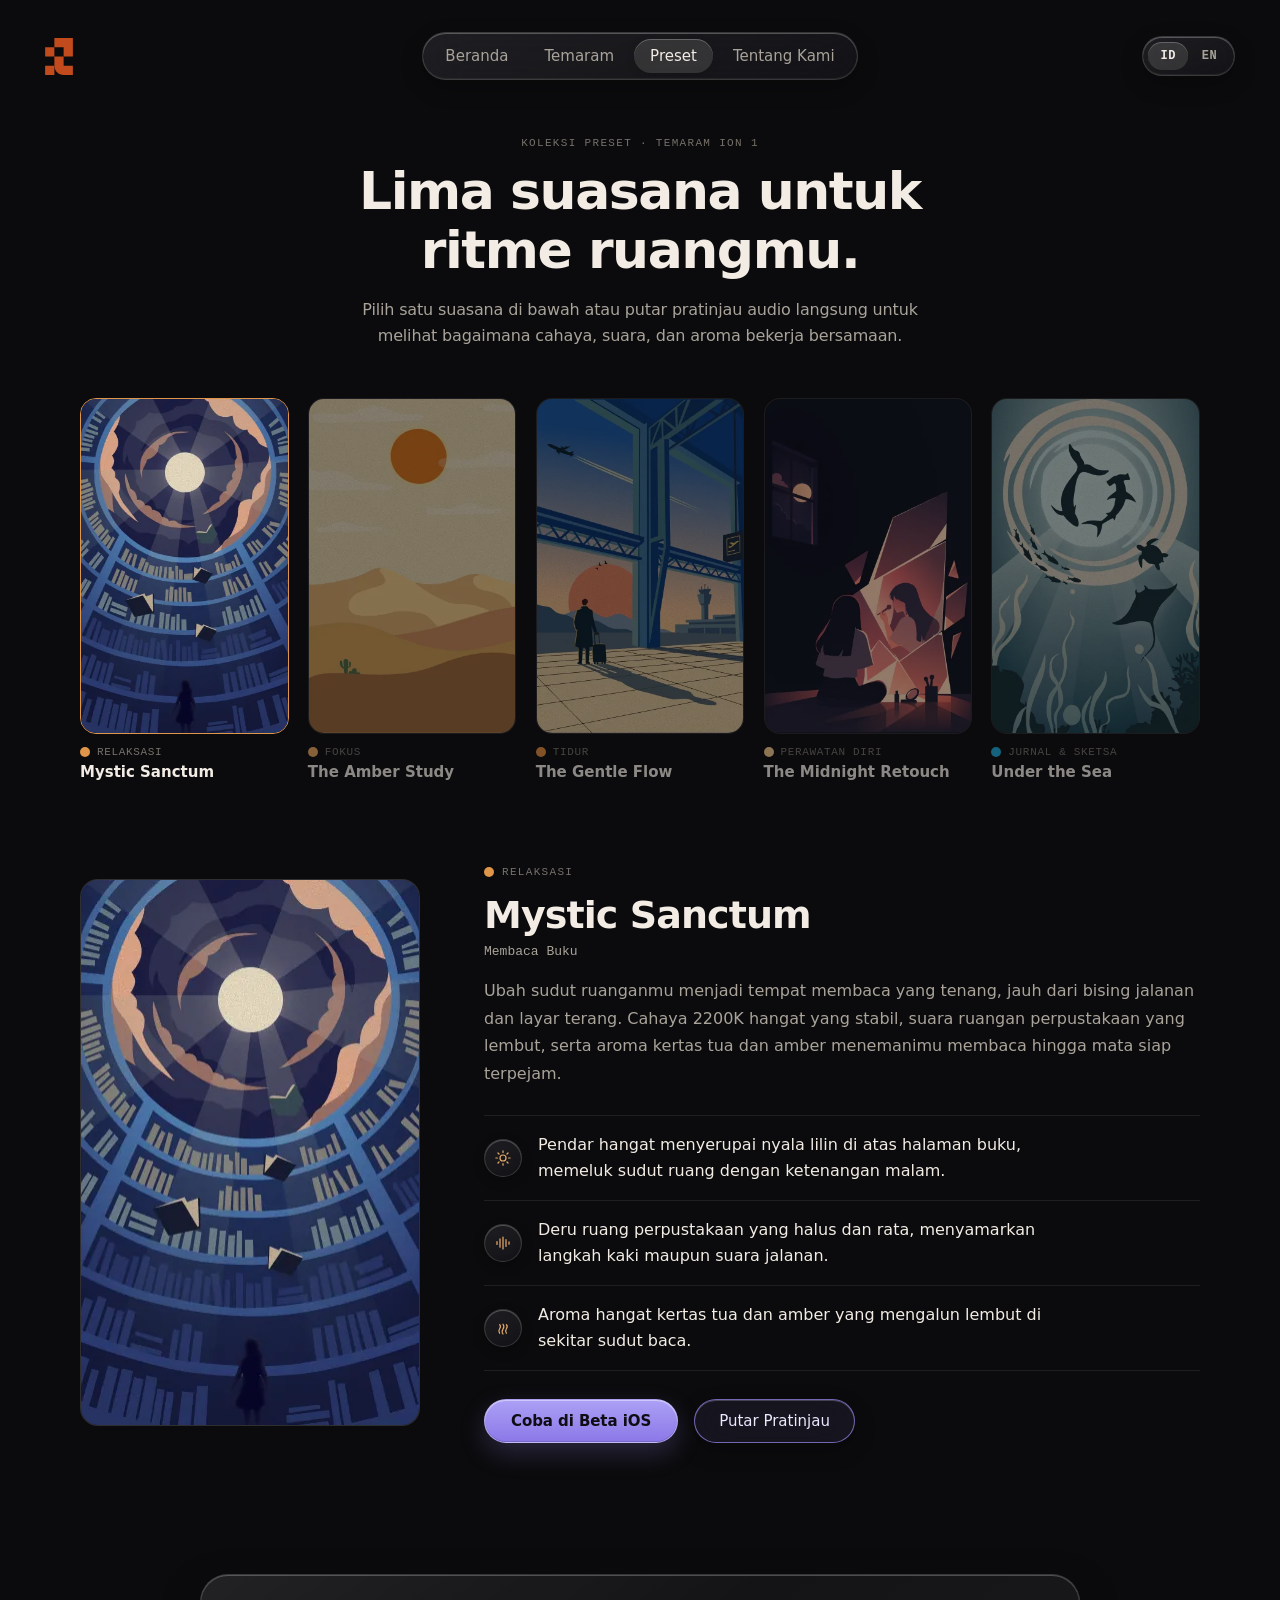
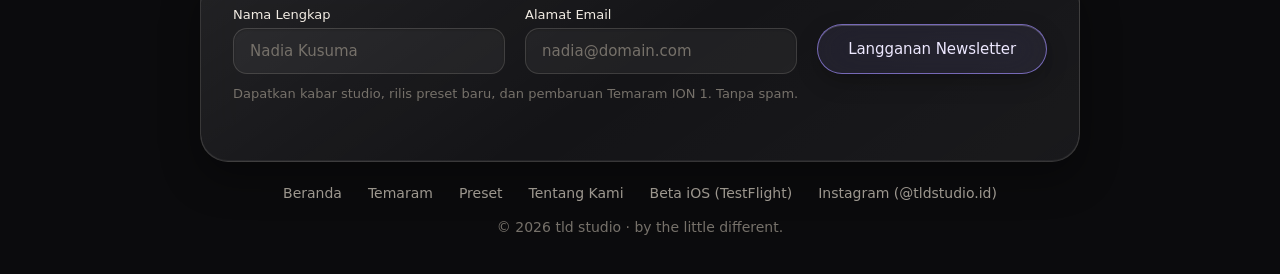
<file: presets.html>
<!DOCTYPE html>
<html lang="id">
<head>
  <meta charset="UTF-8">
  <meta name="viewport" content="width=device-width, initial-scale=1.0">
  <title>Preset Atmosfer Temaram | oleh tld studio</title>
  <meta name="description" content="Lima preset atmosfer Temaram ION 1 yang memadukan cahaya hangat bebas silau, audio near-field tenang, dan aroma botani Nusantara.">
  <meta name="theme-color" content="#0B0B0D">
  <link rel="icon" type="image/svg+xml" href="assets/favicon.svg">
  <meta property="og:type" content="website">
  <meta property="og:title" content="Preset Atmosfer Temaram | oleh tld studio">
  <meta property="og:description" content="Dengarkan pratinjau audio langsung dan lihat bagaimana cahaya, suara, dan aroma bekerja bersama di Temaram ION 1.">
  <meta property="og:image" content="https://tldstudio.id/assets/hero-desk-night.jpg">
  <meta name="twitter:card" content="summary_large_image">
  <link rel="stylesheet" href="styles.css?v=4">
</head>
<body class="theme-night" data-page="presets" data-i18n-title="meta.title.presets">
  <a class="skip-link" href="#main-content" data-i18n="nav.skip">Langsung ke konten</a>
  <div class="anatomy-room-backdrop" data-anatomy-room aria-hidden="true">
    <div class="anatomy-room-gradient"></div>
    <div class="anatomy-room-svg-wrap" data-anatomy-room-svg></div>
  </div>
  <header class="presets-stage" data-presets-stage>
    <nav class="site-nav" data-site-nav aria-label="Navigasi utama">
      <a href="index.html" class="brand-lockup" aria-label="tld studio">
        <svg class="brand-mark-svg" viewBox="0 0 36 48" width="28" height="37" fill="currentColor" aria-hidden="true">
          <path d="M12 0h24v24H24V12H12V0Z"/>
          <rect x="0" y="12" width="12" height="12"/>
          <rect x="0" y="36" width="12" height="12"/>
          <path d="M12 24h12v12h12v12H24c-6.627 0-12-5.373-12-12V24Z"/>
        </svg>
      </a>

      <ul id="primary-menu" class="nav-links">
        <li><a href="index.html" data-i18n="nav.home">Beranda</a></li>
        <li><a href="temaram.html" data-i18n="nav.temaram">Temaram</a></li>
        <li><a href="presets.html" class="is-active" aria-current="page" data-i18n="nav.presets">Preset</a></li>
        <li><a href="about.html" data-i18n="nav.about">Tentang Kami</a></li>
      </ul>

      <div class="nav-right">
        <div class="lang-switch" role="group" aria-label="Language switcher">
          <button type="button" class="lang-btn" data-lang-btn="id" aria-pressed="true">ID</button>
          <button type="button" class="lang-btn" data-lang-btn="en" aria-pressed="false">EN</button>
        </div>
        <button type="button" class="nav-toggle" data-nav-toggle aria-expanded="false" aria-controls="primary-menu" data-i18n="nav.menu">Menu</button>
      </div>
    </nav>

    <section class="presets-hero-inner">
      <span class="eyebrow-pill" data-i18n="presets.eyebrow">KOLEKSI PRESET · TEMARAM ION 1</span>
      <h1 class="hero-title" data-i18n="presets.heroTitle">Lima suasana untuk ritme ruangmu.</h1>
      <p class="hero-lead" data-i18n="presets.heroLead">Pilih satu suasana di bawah atau putar pratinjau audio langsung untuk melihat bagaimana cahaya, suara, dan aroma bekerja bersamaan.</p>
    </section>

    <div class="preset-deck" role="group" aria-label="Lima preset Temaram">
      <button type="button" class="preset-poster-card is-active" data-preset-card="mystic-sanctum" aria-pressed="true" style="--preset-glow:#E09648;">
        <span class="preset-poster-frame">
          <img src="assets/preset-art-mystic-sanctum.webp?v=2" alt="Mystic Sanctum" width="338" height="544" fetchpriority="high" decoding="async">
        </span>
        <span class="preset-poster-meta">
          <span class="preset-poster-cat"><span class="preset-swatch" style="--preset-glow:#E09648;" aria-hidden="true"></span><span data-card-kicker>Relaksasi</span></span>
          <span class="preset-poster-title">Mystic Sanctum</span>
        </span>
      </button>

      <button type="button" class="preset-poster-card" data-preset-card="amber-study" aria-pressed="false" style="--preset-glow:#E6A45C;">
        <span class="preset-poster-frame">
          <img src="assets/preset-art-amber-study.webp?v=2" alt="The Amber Study" width="338" height="544" decoding="async">
        </span>
        <span class="preset-poster-meta">
          <span class="preset-poster-cat"><span class="preset-swatch" style="--preset-glow:#E6A45C;" aria-hidden="true"></span><span data-card-kicker>Fokus</span></span>
          <span class="preset-poster-title">The Amber Study</span>
        </span>
      </button>

      <button type="button" class="preset-poster-card" data-preset-card="gentle-flow" aria-pressed="false" style="--preset-glow:#E08A3C;">
        <span class="preset-poster-frame">
          <img src="assets/preset-art-gentle-flow.webp?v=2" alt="The Gentle Flow" width="338" height="544" decoding="async">
        </span>
        <span class="preset-poster-meta">
          <span class="preset-poster-cat"><span class="preset-swatch" style="--preset-glow:#E08A3C;" aria-hidden="true"></span><span data-card-kicker>Tidur</span></span>
          <span class="preset-poster-title">The Gentle Flow</span>
        </span>
      </button>

      <button type="button" class="preset-poster-card" data-preset-card="midnight-retouch" aria-pressed="false" style="--preset-glow:#F2C98A;">
        <span class="preset-poster-frame">
          <img src="assets/preset-art-midnight-retouch.webp?v=2" alt="The Midnight Retouch" width="338" height="544" decoding="async">
        </span>
        <span class="preset-poster-meta">
          <span class="preset-poster-cat"><span class="preset-swatch" style="--preset-glow:#F2C98A;" aria-hidden="true"></span><span data-card-kicker>Perawatan Diri</span></span>
          <span class="preset-poster-title">The Midnight Retouch</span>
        </span>
      </button>

      <button type="button" class="preset-poster-card" data-preset-card="under-the-sea" aria-pressed="false" style="--preset-glow:#1FA8D6;">
        <span class="preset-poster-frame">
          <img src="assets/preset-art-under-the-sea.webp?v=2" alt="Under the Sea (Tifosi Edition)" width="338" height="544" decoding="async">
        </span>
        <span class="preset-poster-meta">
          <span class="preset-poster-cat"><span class="preset-swatch" style="--preset-glow:#1FA8D6;" aria-hidden="true"></span><span data-card-kicker>Jurnal &amp; Sketsa</span></span>
          <span class="preset-poster-title">Under the Sea</span>
        </span>
      </button>
    </div>
  </header>

  <main id="main-content" tabindex="-1">
    <section id="preset-detail" class="preset-detail-section" data-preset-detail aria-live="polite">
      <div class="preset-detail-grid">
        <div class="preset-detail-media" data-detail-media>
          <img src="assets/preset-art-mystic-sanctum.webp?v=2" alt="Mystic Sanctum" width="338" height="544" fetchpriority="high" decoding="async">
        </div>

        <div class="preset-detail-info">
          <p class="preset-detail-kicker"><span class="preset-swatch" aria-hidden="true"></span><span data-detail-cat>Relaksasi</span></p>
          <h2 data-detail-title>Mystic Sanctum</h2>
          <p class="preset-detail-rec" data-detail-rec>Membaca Buku</p>
          <p class="preset-detail-notes" data-detail-notes>Ubah sudut ruanganmu menjadi tempat membaca yang tenang, jauh dari bising jalanan dan layar terang. Cahaya 2200K hangat yang stabil, suara ruangan perpustakaan yang lembut, serta aroma kertas tua dan amber menemanimu membaca hingga mata siap terpejam.</p>

          <div class="spec-rows">
            <div class="spec-row">
              <span class="spec-row-icon" aria-hidden="true">
                <svg viewBox="0 0 24 24" width="18" height="18" fill="none" stroke="currentColor" stroke-width="1.65" stroke-linecap="round" stroke-linejoin="round">
                  <circle cx="12" cy="12" r="4"/>
                  <path d="M12 2.5v2M12 19.5v2M2.5 12h2M19.5 12h2M5.3 5.3l1.4 1.4M17.3 17.3l1.4 1.4M18.7 5.3l-1.4 1.4M6.7 17.3l-1.4 1.4"/>
                </svg>
              </span>
              <span class="sr-only" data-i18n="presets.detailLightLabel">Cahaya</span>
              <span class="spec-row-val" data-detail-light>Pendar hangat menyerupai nyala lilin di atas halaman buku, memeluk sudut ruang dengan ketenangan malam.</span>
            </div>
            <div class="spec-row">
              <span class="spec-row-icon" aria-hidden="true">
                <svg viewBox="0 0 24 24" width="18" height="18" fill="none" stroke="currentColor" stroke-width="1.65" stroke-linecap="round" stroke-linejoin="round">
                  <path d="M4 10v4M8 6.5v11M12 4v16M16 7.5v9M20 10.5v3"/>
                </svg>
              </span>
              <span class="sr-only" data-i18n="presets.detailAudioLabel">Suara</span>
              <span class="spec-row-val" data-detail-audio>Deru ruang perpustakaan yang halus dan rata, menyamarkan langkah kaki maupun suara jalanan.</span>
            </div>
            <div class="spec-row">
              <span class="spec-row-icon" aria-hidden="true">
                <svg viewBox="0 0 24 24" width="18" height="18" fill="none" stroke="currentColor" stroke-width="1.65" stroke-linecap="round" stroke-linejoin="round">
                  <path d="M7.5 19c-1.4-2-1.4-4 0-6s1.4-4 0-5.5"/>
                  <path d="M12 20c-1.5-2.2-1.5-4.4 0-6.6s1.5-4.4 0-6.4"/>
                  <path d="M16.5 19c-1.4-2-1.4-4 0-6s1.4-4 0-5.5"/>
                </svg>
              </span>
              <span class="sr-only" data-i18n="presets.detailScentLabel">Aroma</span>
              <span class="spec-row-val" data-detail-scent>Aroma hangat kertas tua dan amber yang mengalun lembut di sekitar sudut baca.</span>
            </div>
          </div>

          <div class="detail-actions">
            <a href="https://testflight.apple.com/join/dyy841pX" target="_blank" rel="noopener noreferrer" class="btn-cta" data-i18n="presets.detailBetaBtn">Coba di Beta iOS</a>
            <button type="button" class="btn-outline" data-detail-play data-i18n="presets.playLabel" aria-pressed="false">Putar Pratinjau</button>
          </div>
        </div>
      </div>
    </section>
  </main>

  <footer id="newsletter" class="site-footer">
    <div class="footer-float-wrap">
      <div class="footer-form-card">
        <form class="footer-form" data-newsletter-form>
          <div class="form-field">
            <label for="presets-fullname" data-i18n="footer.nameLabel">Nama Lengkap</label>
            <input type="text" id="presets-fullname" name="fullname" placeholder="Nadia Kusuma" data-i18n-placeholder="footer.namePlaceholder" autocomplete="name">
          </div>
          <div class="form-field">
            <label for="presets-email" data-i18n="footer.emailLabel">Alamat Email</label>
            <input type="email" id="presets-email" name="email" placeholder="nadia@domain.com" data-i18n-placeholder="footer.emailPlaceholder" autocomplete="email">
          </div>
          <button type="submit" class="btn-ghost footer-submit" data-i18n="footer.submitNewsletter">Langganan Newsletter</button>
        </form>
        <p class="form-note" data-i18n="footer.noteNewsletter">Dapatkan kabar studio, rilis preset baru, dan pembaruan Temaram ION 1. Tanpa spam.</p>
        <p class="form-status" data-form-status role="status" aria-live="polite"></p>
      </div>
    </div>

    <div class="footer-base">
      <div class="footer-utility">
        <ul class="footer-links">
          <li><a href="index.html" data-i18n="footer.linkHome">Beranda</a></li>
          <li><a href="temaram.html" data-i18n="footer.linkTemaram">Temaram</a></li>
          <li><a href="presets.html" data-i18n="footer.linkPresets">Preset</a></li>
          <li><a href="about.html" data-i18n="footer.linkAbout">Tentang Kami</a></li>
          <li><a href="https://testflight.apple.com/join/dyy841pX" target="_blank" rel="noopener noreferrer" data-i18n="footer.linkBeta">Beta iOS (TestFlight)</a></li>
          <li><a href="https://www.instagram.com/tldstudio.id/" target="_blank" rel="noopener noreferrer" data-i18n="footer.linkIg">Instagram (@tldstudio.id)</a></li>
        </ul>
      </div>
      <p class="footer-copy" data-i18n="footer.copy">&copy; 2026 tld studio &middot; by the little different.</p>
    </div>
  </footer>

  <script src="presets-data.js" defer></script>
  <script src="i18n.js?v=5" defer></script>
  <script src="main.js" defer></script>
</body>
</html>
</file>
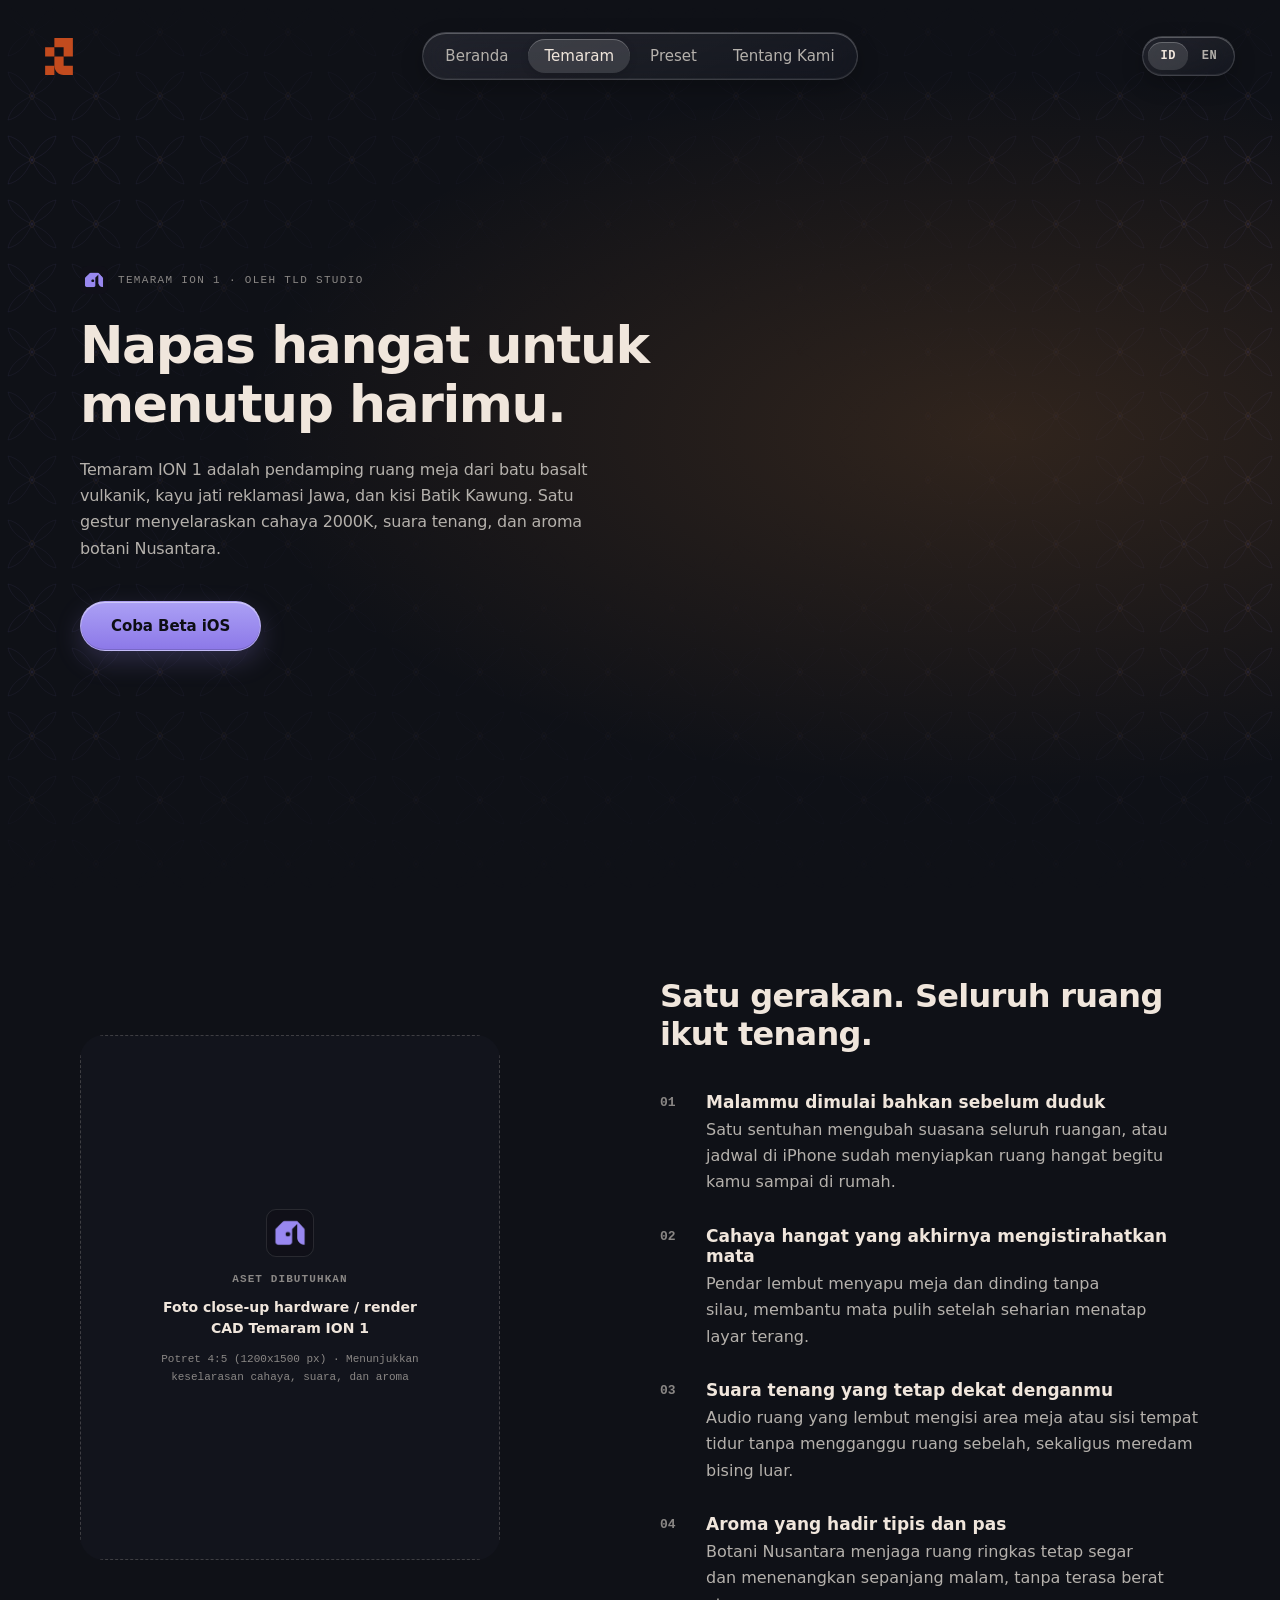
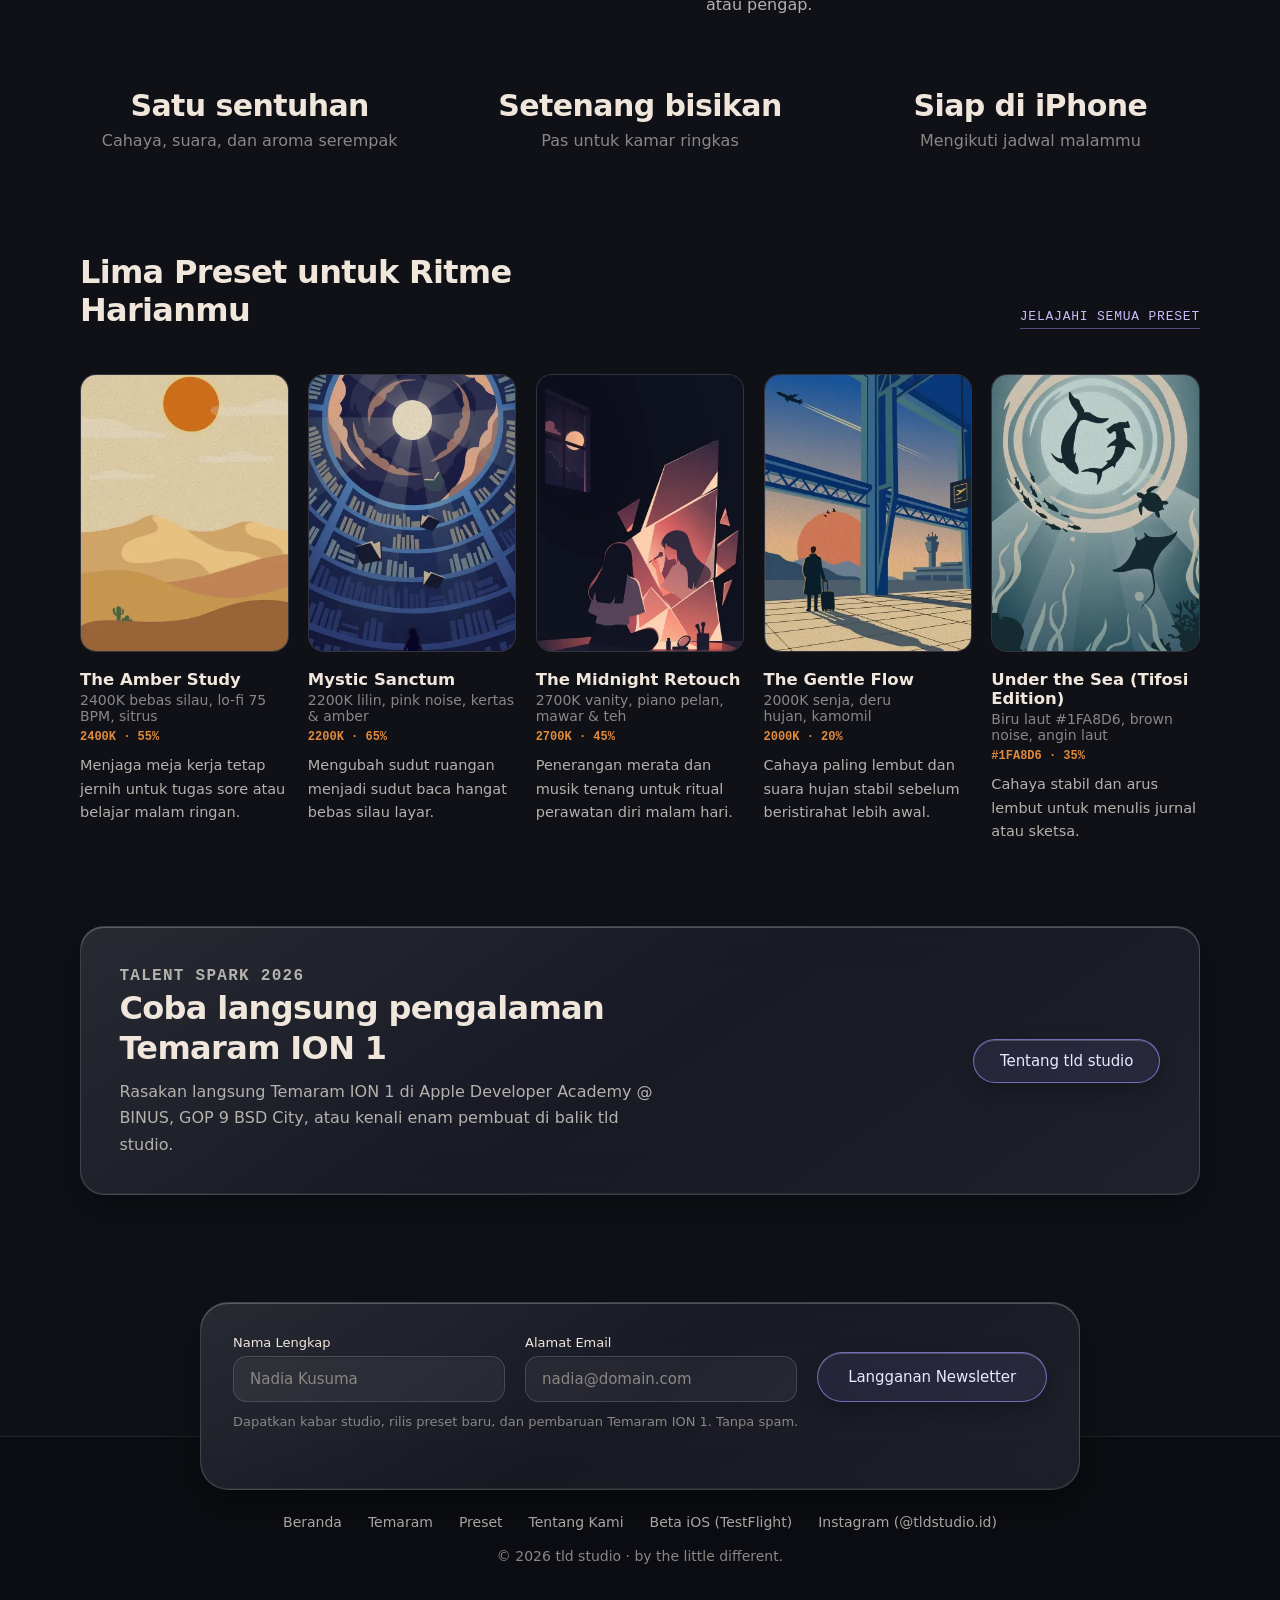
<file: temaram.html>
<!DOCTYPE html>
<html lang="id">
<head>
  <meta charset="UTF-8">
  <meta name="viewport" content="width=device-width, initial-scale=1.0">
  <title>Temaram ION 1 | oleh tld studio</title>
  <meta name="description" content="Temaram ION 1: pendamping meja dari basalt vulkanik, jati Jawa, dan kisi Kawung dengan cahaya hangat 2000K, audio near-field 28-38 dB, aroma botani Nusantara, dan iOS Matter.">
  <meta name="theme-color" content="#0F1117">
  <link rel="icon" type="image/svg+xml" href="assets/favicon.svg">
  <meta property="og:type" content="website">
  <meta property="og:title" content="Temaram ION 1 | oleh tld studio">
  <meta property="og:description" content="Satu gestur menyelaraskan cahaya 2000K bebas silau, suara tenang, dan aroma botani Nusantara untuk ruang 15-25 m².">
  <meta property="og:image" content="https://tldstudio.id/assets/hero-desk-night.jpg">
  <meta name="twitter:card" content="summary_large_image">
  <link rel="stylesheet" href="styles.css?v=4">
</head>
<body class="theme-night" data-page="temaram" data-i18n-title="meta.title.temaram">
  <a class="skip-link" href="#main-content" data-i18n="nav.skip">Langsung ke konten</a>
  <header class="site-hero">
    <nav class="site-nav" data-site-nav aria-label="Navigasi utama">
      <a href="index.html" class="brand-lockup" aria-label="tld studio">
        <svg class="brand-mark-svg" viewBox="0 0 36 48" width="28" height="37" fill="currentColor" aria-hidden="true">
          <path d="M12 0h24v24H24V12H12V0Z"/>
          <rect x="0" y="12" width="12" height="12"/>
          <rect x="0" y="36" width="12" height="12"/>
          <path d="M12 24h12v12h12v12H24c-6.627 0-12-5.373-12-12V24Z"/>
        </svg>
      </a>

      <ul id="primary-menu" class="nav-links">
        <li><a href="index.html" data-i18n="nav.home">Beranda</a></li>
        <li><a href="temaram.html" class="is-active" aria-current="page" data-i18n="nav.temaram">Temaram</a></li>
        <li><a href="presets.html" data-i18n="nav.presets">Preset</a></li>
        <li><a href="about.html" data-i18n="nav.about">Tentang Kami</a></li>
      </ul>

      <div class="nav-right">
        <div class="lang-switch" role="group" aria-label="Language switcher">
          <button type="button" class="lang-btn" data-lang-btn="id" aria-pressed="true">ID</button>
          <button type="button" class="lang-btn" data-lang-btn="en" aria-pressed="false">EN</button>
        </div>
        <button type="button" class="nav-toggle" data-nav-toggle aria-expanded="false" aria-controls="primary-menu" data-i18n="nav.menu">Menu</button>
      </div>
    </nav>

    <section class="hero-body">
      <div class="hero-kicker-row">
        <img class="hero-emblem" src="assets/temaram-icon-96.webp" alt="Temaram icon" width="98" height="98" decoding="async">
        <span class="eyebrow-pill" data-i18n="temaram.eyebrow">TEMARAM ION 1 · OLEH TLD STUDIO</span>
      </div>
      <h1 class="hero-title" data-i18n="temaram.heroTitle">Napas hangat untuk menutup harimu.</h1>
      <p class="hero-lead" data-i18n-html="temaram.heroLeadHtml">Temaram ION 1 adalah pendamping ruang meja dari batu basalt vulkanik, kayu jati reklamasi Jawa, dan kisi Batik Kawung. Satu gestur menyelaraskan cahaya 2000K, suara tenang, dan aroma botani Nusantara.</p>

      <div class="hero-actions">
        <a href="https://testflight.apple.com/join/dyy841pX" target="_blank" rel="noopener noreferrer" class="btn-cta btn-cta-lg" data-i18n="temaram.heroCta">Coba Beta iOS</a>
      </div>
    </section>
  </header>

  <main id="main-content" tabindex="-1">
    <section id="how-it-works" class="features-section">
      <div class="features-inner">
        <div class="feature-media">
          <div class="feature-frame">
            <div class="asset-slot">
              <div class="asset-preview-icons">
                <img src="assets/temaram-icon-96.webp" alt="Temaram mark" width="98" height="98" loading="lazy" decoding="async">
              </div>
              <span class="asset-badge" data-i18n="asset.neededBadge">ASET DIBUTUHKAN</span>
              <p class="asset-title" data-i18n="asset.temaramFeatureTitle">Foto close-up hardware / render CAD Temaram ION 1</p>
              <p class="asset-spec" data-i18n="asset.temaramFeatureSpec">Potret 4:5 (1200x1500 px) · Menunjukkan keselarasan cahaya, suara, dan aroma</p>
            </div>
          </div>
        </div>

        <div class="feature-list">
          <h2 class="section-heading" data-i18n="temaram.featureHeading">Satu gerakan. Seluruh ruang ikut tenang.</h2>
          <div class="numbered-list">
            <div class="numbered-item">
              <div class="item-num">01</div>
              <div class="item-copy">
                <h3 data-i18n="temaram.num1Title">Malammu dimulai bahkan sebelum duduk</h3>
                <p data-i18n-html="temaram.num1BodyHtml">Satu sentuhan mengubah suasana seluruh ruangan, atau jadwal di iPhone sudah menyiapkan ruang hangat begitu kamu sampai di rumah.</p>
              </div>
            </div>

            <div class="numbered-item">
              <div class="item-num">02</div>
              <div class="item-copy">
                <h3 data-i18n="temaram.num2Title">Cahaya hangat yang akhirnya mengistirahatkan mata</h3>
                <p data-i18n="temaram.num2Body">Pendar lembut menyapu meja dan dinding tanpa silau, membantu mata pulih setelah seharian menatap layar terang.</p>
              </div>
            </div>

            <div class="numbered-item">
              <div class="item-num">03</div>
              <div class="item-copy">
                <h3 data-i18n="temaram.num3Title">Suara tenang yang tetap dekat denganmu</h3>
                <p data-i18n-html="temaram.num3BodyHtml">Audio ruang yang lembut mengisi area meja atau sisi tempat tidur tanpa mengganggu ruang sebelah, sekaligus meredam bising luar.</p>
              </div>
            </div>

            <div class="numbered-item">
              <div class="item-num">04</div>
              <div class="item-copy">
                <h3 data-i18n="temaram.num4Title">Aroma yang hadir tipis dan pas</h3>
                <p data-i18n="temaram.num4Body">Botani Nusantara menjaga ruang ringkas tetap segar dan menenangkan sepanjang malam, tanpa terasa berat atau pengap.</p>
              </div>
            </div>
          </div>
        </div>
      </div>

      <div class="stats-strip" aria-label="Pengalaman ruang Temaram">
        <div class="stat-item">
          <p class="stat-value" data-i18n="temaram.stat1Value">Satu sentuhan</p>
          <p class="stat-label" data-i18n="temaram.stat1Label">Cahaya, suara, dan aroma serempak</p>
        </div>
        <div class="stat-item">
          <p class="stat-value" data-i18n="temaram.stat2Value">Setenang bisikan</p>
          <p class="stat-label" data-i18n="temaram.stat2Label">Pas untuk kamar ringkas</p>
        </div>
        <div class="stat-item">
          <p class="stat-value" data-i18n="temaram.stat3Value">Siap di iPhone</p>
          <p class="stat-label" data-i18n="temaram.stat3Label">Mengikuti jadwal malammu</p>
        </div>
      </div>
    </section>

    <section id="atmospheres" class="carousel-section">
      <div class="section-header">
        <h2 class="section-heading" data-i18n="temaram.atmosHeading">Lima Preset untuk Ritme Harianmu</h2>
        <a href="presets.html" class="section-action" data-i18n="temaram.atmosAction">Jelajahi Semua Preset</a>
      </div>

      <div class="card-grid card-grid-5">
        <a href="presets.html?preset=amber-study" class="hi-card-link">
          <article class="hi-card">
            <div class="card-media">
              <img src="assets/preset-art-amber-study.webp?v=2" alt="Ilustrasi gurun senja hangat untuk The Amber Study" width="338" height="544" loading="lazy" decoding="async">
            </div>
            <div class="card-meta">
              <div>
                <h3 class="card-title" data-i18n="temaram.preset1Title">The Amber Study</h3>
                <p class="card-subtitle" data-i18n="temaram.preset1Sub">2400K bebas silau, lo-fi 75 BPM, sitrus</p>
              </div>
              <p class="card-badge-text" data-i18n="temaram.preset1Meta">2400K · 55%</p>
            </div>
            <p class="card-desc" data-i18n="temaram.preset1Desc">Menjaga meja kerja tetap jernih untuk tugas sore atau belajar malam ringan.</p>
          </article>
        </a>

        <a href="presets.html?preset=mystic-sanctum" class="hi-card-link">
          <article class="hi-card">
            <div class="card-media">
              <img src="assets/preset-art-mystic-sanctum.webp?v=2" alt="Ilustrasi perpustakaan bulat untuk Mystic Sanctum" width="338" height="544" loading="lazy" decoding="async">
            </div>
            <div class="card-meta">
              <div>
                <h3 class="card-title" data-i18n="temaram.preset2Title">Mystic Sanctum</h3>
                <p class="card-subtitle" data-i18n="temaram.preset2Sub">2200K lilin, pink noise, kertas &amp; amber</p>
              </div>
              <p class="card-badge-text" data-i18n="temaram.preset2Meta">2200K · 65%</p>
            </div>
            <p class="card-desc" data-i18n="temaram.preset2Desc">Mengubah sudut ruangan menjadi sudut baca hangat bebas silau layar.</p>
          </article>
        </a>

        <a href="presets.html?preset=midnight-retouch" class="hi-card-link">
          <article class="hi-card">
            <div class="card-media">
              <img src="assets/preset-art-midnight-retouch.webp?v=2" alt="Ilustrasi ritual malam untuk The Midnight Retouch" width="338" height="544" loading="lazy" decoding="async">
            </div>
            <div class="card-meta">
              <div>
                <h3 class="card-title" data-i18n="temaram.preset3Title">The Midnight Retouch</h3>
                <p class="card-subtitle" data-i18n="temaram.preset3Sub">2700K vanity, piano pelan, mawar &amp; teh</p>
              </div>
              <p class="card-badge-text" data-i18n="temaram.preset3Meta">2700K · 45%</p>
            </div>
            <p class="card-desc" data-i18n="temaram.preset3Desc">Penerangan merata dan musik tenang untuk ritual perawatan diri malam hari.</p>
          </article>
        </a>

        <a href="presets.html?preset=gentle-flow" class="hi-card-link">
          <article class="hi-card">
            <div class="card-media">
              <img src="assets/preset-art-gentle-flow.webp?v=2" alt="Ilustrasi senja tenang untuk The Gentle Flow" width="338" height="544" loading="lazy" decoding="async">
            </div>
            <div class="card-meta">
              <div>
                <h3 class="card-title" data-i18n="temaram.preset4Title">The Gentle Flow</h3>
                <p class="card-subtitle" data-i18n="temaram.preset4Sub">2000K senja, deru hujan, kamomil</p>
              </div>
              <p class="card-badge-text" data-i18n="temaram.preset4Meta">2000K · 20%</p>
            </div>
            <p class="card-desc" data-i18n="temaram.preset4Desc">Cahaya paling lembut dan suara hujan stabil sebelum beristirahat lebih awal.</p>
          </article>
        </a>

        <a href="presets.html?preset=under-the-sea" class="hi-card-link">
          <article class="hi-card">
            <div class="card-media">
              <img src="assets/preset-art-under-the-sea.webp?v=2" alt="Ilustrasi biru laut tenang untuk Under the Sea (Tifosi Edition)" width="338" height="544" loading="lazy" decoding="async">
            </div>
            <div class="card-meta">
              <div>
                <h3 class="card-title" data-i18n="temaram.preset5Title">Under the Sea (Tifosi Edition)</h3>
                <p class="card-subtitle" data-i18n="temaram.preset5Sub">Biru laut #1FA8D6, brown noise, angin laut</p>
              </div>
              <p class="card-badge-text" data-i18n="temaram.preset5Meta">#1FA8D6 · 35%</p>
            </div>
            <p class="card-desc" data-i18n="temaram.preset5Desc">Cahaya stabil dan arus lembut untuk menulis jurnal atau sketsa.</p>
          </article>
        </a>
      </div>
    </section>

    <section class="bridge-section" aria-label="Pameran dan tautan studio">
      <div class="bridge-inner">
        <div class="bridge-card">
          <div class="bridge-copy">
            <p class="bridge-kicker" data-i18n="temaram.bridgeKicker">TALENT SPARK 2026</p>
            <h2 data-i18n-html="temaram.bridgeHeadingHtml">Coba langsung pengalaman Temaram ION 1</h2>
            <p data-i18n="temaram.bridgeBody">Rasakan langsung Temaram ION 1 di Apple Developer Academy @ BINUS, GOP 9 BSD City, atau kenali enam pembuat di balik tld studio.</p>
          </div>
          <div class="bridge-right">
            <a href="about.html" class="btn-ghost" data-i18n="temaram.bridgeCta">Tentang tld studio</a>
          </div>
        </div>
      </div>
    </section>
  </main>

  <footer id="newsletter" class="site-footer">
    <div class="footer-float-wrap">
      <div class="footer-form-card">
        <form class="footer-form" data-newsletter-form>
          <div class="form-field">
            <label for="temaram-fullname" data-i18n="footer.nameLabel">Nama Lengkap</label>
            <input type="text" id="temaram-fullname" name="fullname" placeholder="Nadia Kusuma" data-i18n-placeholder="footer.namePlaceholder" autocomplete="name">
          </div>
          <div class="form-field">
            <label for="temaram-email" data-i18n="footer.emailLabel">Alamat Email</label>
            <input type="email" id="temaram-email" name="email" placeholder="nadia@domain.com" data-i18n-placeholder="footer.emailPlaceholder" autocomplete="email">
          </div>
          <button type="submit" class="btn-ghost footer-submit" data-i18n="footer.submitNewsletter">Langganan Newsletter</button>
        </form>
        <p class="form-note" data-i18n="footer.noteNewsletter">Dapatkan kabar studio, rilis preset baru, dan pembaruan Temaram ION 1. Tanpa spam.</p>
        <p class="form-status" data-form-status role="status" aria-live="polite"></p>
      </div>
    </div>

    <div class="footer-base">
      <div class="footer-utility">
        <ul class="footer-links">
          <li><a href="index.html" data-i18n="footer.linkHome">Beranda</a></li>
          <li><a href="temaram.html" data-i18n="footer.linkTemaram">Temaram</a></li>
          <li><a href="presets.html" data-i18n="footer.linkPresets">Preset</a></li>
          <li><a href="about.html" data-i18n="footer.linkAbout">Tentang Kami</a></li>
          <li><a href="https://testflight.apple.com/join/dyy841pX" target="_blank" rel="noopener noreferrer" data-i18n="footer.linkBeta">Beta iOS (TestFlight)</a></li>
          <li><a href="https://www.instagram.com/tldstudio.id/" target="_blank" rel="noopener noreferrer" data-i18n="footer.linkIg">Instagram (@tldstudio.id)</a></li>
        </ul>
      </div>
      <p class="footer-copy" data-i18n="footer.copy">&copy; 2026 tld studio &middot; by the little different.</p>
    </div>
  </footer>

  <script src="i18n.js?v=5" defer></script>
  <script src="main.js" defer></script>
</body>
</html>
</file>
<file: styles.css>
:root {
  --font-sans: -apple-system, BlinkMacSystemFont, 'SF Pro Text', 'SF Pro', system-ui, 'Helvetica Neue', 'Segoe UI', sans-serif;
  --font-display: -apple-system, BlinkMacSystemFont, 'SF Pro Display', 'SF Pro', system-ui, 'Helvetica Neue', 'Segoe UI', sans-serif;
  --font-mono: ui-monospace, 'SF Mono', SFMono-Regular, Menlo, Monaco, Consolas, monospace;
  --gutter: clamp(20px, 6.25vw, 90px);
  --section-gap: clamp(56px, 6.5vw, 96px);
  --block-gap: clamp(28px, 3.5vw, 48px);
  /* Standardized pointed 4-lobe Batik Kawung SVG tile with center diamond isen-isen */
  --kawung-tile-dark: url("data:image/svg+xml,%3Csvg xmlns='http://www.w3.org/2000/svg' width='64' height='64' viewBox='0 0 64 64'%3E%3Cg fill='none' stroke='%239987EF' stroke-opacity='0.09' stroke-width='1'%3E%3Cpath d='M32 32 C38 18 46 10 56 8 C54 18 46 26 32 32 Z'/%3E%3Cpath d='M32 32 C18 26 10 18 8 8 C18 10 26 18 32 32 Z'/%3E%3Cpath d='M32 32 C26 46 18 54 8 56 C10 46 18 38 32 32 Z'/%3E%3Cpath d='M32 32 C46 38 54 46 56 56 C46 54 38 46 32 32 Z'/%3E%3Cpath stroke='%23E08A3C' stroke-opacity='0.13' d='M32 28 L35 32 L32 36 L29 32 Z'/%3E%3C/g%3E%3C/svg%3E");
  --kawung-tile-paper: url("data:image/svg+xml,%3Csvg xmlns='http://www.w3.org/2000/svg' width='64' height='64' viewBox='0 0 64 64'%3E%3Cg fill='none' stroke='%23181614' stroke-opacity='0.07' stroke-width='1'%3E%3Cpath d='M32 32 C38 18 46 10 56 8 C54 18 46 26 32 32 Z'/%3E%3Cpath d='M32 32 C18 26 10 18 8 8 C18 10 26 18 32 32 Z'/%3E%3Cpath d='M32 32 C26 46 18 54 8 56 C10 46 18 38 32 32 Z'/%3E%3Cpath d='M32 32 C46 38 54 46 56 56 C46 54 38 46 32 32 Z'/%3E%3Cpath stroke='%23C24B1E' stroke-opacity='0.11' d='M32 28 L35 32 L32 36 L29 32 Z'/%3E%3C/g%3E%3C/svg%3E");
  --select-chevron-dark: url("data:image/svg+xml,%3Csvg xmlns='http://www.w3.org/2000/svg' width='16' height='16' viewBox='0 0 16 16' fill='none'%3E%3Cpath d='M4 6l4 4 4-4' stroke='%23B5B1AC' stroke-width='1.5' stroke-linecap='round' stroke-linejoin='round'/%3E%3C/svg%3E");
}

body.theme-night {
  --bg-page: #0F1117;
  --bg-elevated: #161822;
  --bg-subtle: #13151E;
  --bg-card: #1C1F2B;
  --bg-footer-base: #0B0D12;
  --bg-slot-fill: #12141C;
  --border-hairline: rgba(240, 230, 220, 0.10);
  --border-strong: rgba(240, 230, 220, 0.20);
  --ink-primary: #F0E6DC;
  --ink-secondary: #B5B1AC;
  --ink-muted: #8A8785;
  --accent: #9987EF;
  --accent-hover: #AEA0F0;
  --accent-ink: #0F1117;
  --accent-tint: #181333;
  --amber: #E08A3C;
  --amber-ink: #14100E;
  --kawung-tile: var(--kawung-tile-dark);
  --glass-bg: linear-gradient(145deg, rgba(255, 255, 255, 0.085) 0%, rgba(255, 255, 255, 0.025) 50%, rgba(255, 255, 255, 0.055) 100%), rgba(22, 24, 34, 0.62);
  --glass-bg-card: linear-gradient(145deg, rgba(255, 255, 255, 0.09) 0%, rgba(255, 255, 255, 0.025) 50%, rgba(255, 255, 255, 0.055) 100%), rgba(22, 24, 34, 0.70);
  --glass-bg-subtle: linear-gradient(155deg, rgba(255, 255, 255, 0.075) 0%, rgba(255, 255, 255, 0.02) 100%), rgba(18, 20, 28, 0.54);
  --glass-well-bg: rgba(255, 255, 255, 0.055);
  --glass-active-pill: rgba(255, 255, 255, 0.13);
  --glass-border: rgba(255, 255, 255, 0.15);
  --glass-border-strong: rgba(255, 255, 255, 0.24);
  --glass-shadow: 0 16px 38px rgba(0, 0, 0, 0.34), inset 0 1px 0 rgba(255, 255, 255, 0.24), inset 0 -1px 0 rgba(255, 255, 255, 0.06);
  --glass-pill-shadow: 0 8px 22px rgba(0, 0, 0, 0.24), inset 0 1px 0 rgba(255, 255, 255, 0.26), inset 0 -1px 0 rgba(255, 255, 255, 0.06);
  --glass-blur: blur(22px) saturate(180%);
}

body.theme-studio {
  --bg-page: #F2EFE9;
  --bg-elevated: #FAF8F4;
  --bg-subtle: #E9E3D8;
  --bg-card: #FAF8F4;
  --bg-footer-base: #E5DEC9;
  --bg-slot-fill: #EBE4D8;
  --border-hairline: rgba(24, 22, 20, 0.12);
  --border-strong: rgba(24, 22, 20, 0.24);
  --ink-primary: #181614;
  --ink-secondary: #4B453F;
  --ink-muted: #6E675F;
  --accent: #C24B1E;
  --accent-hover: #A63D16;
  --accent-ink: #FAF8F4;
  --accent-tint: rgba(194, 75, 30, 0.10);
  --amber: #C24B1E;
  --amber-ink: #FAF8F4;
  --kawung-tile: var(--kawung-tile-paper);
  --glass-bg: linear-gradient(145deg, rgba(255, 255, 255, 0.86) 0%, rgba(255, 255, 255, 0.44) 55%, rgba(255, 255, 255, 0.68) 100%), rgba(250, 248, 244, 0.64);
  --glass-bg-card: linear-gradient(145deg, rgba(255, 255, 255, 0.11) 0%, rgba(255, 255, 255, 0.02) 50%, rgba(255, 255, 255, 0.055) 100%), rgba(24, 22, 20, 0.84);
  --glass-bg-subtle: linear-gradient(155deg, rgba(255, 255, 255, 0.82) 0%, rgba(255, 255, 255, 0.42) 100%), rgba(246, 243, 237, 0.62);
  --glass-well-bg: rgba(255, 255, 255, 0.56);
  --glass-active-pill: rgba(24, 22, 20, 0.085);
  --glass-border: rgba(24, 22, 20, 0.16);
  --glass-border-strong: rgba(24, 22, 20, 0.22);
  --glass-shadow: 0 14px 34px rgba(24, 22, 20, 0.11), 0 2px 6px rgba(24, 22, 20, 0.06), inset 0 1px 0 rgba(255, 255, 255, 0.96), inset 0 -1px 0 rgba(24, 22, 20, 0.08);
  --glass-pill-shadow: 0 8px 20px rgba(24, 22, 20, 0.09), 0 1px 3px rgba(24, 22, 20, 0.06), inset 0 1px 0 rgba(255, 255, 255, 0.94), inset 0 -1px 0 rgba(24, 22, 20, 0.07);
  --glass-blur: blur(22px) saturate(170%);
}

body.theme-night[data-page="presets"] {
  --bg-page: #0B0B0D;
  --bg-elevated: #121215;
  --bg-subtle: #0B0B0D;
  --bg-card: #141418;
  --bg-footer-base: #0B0B0D;
  --bg-slot-fill: #141418;
  --border-hairline: rgba(239, 232, 222, 0.09);
  --border-strong: rgba(239, 232, 222, 0.18);
  --ink-primary: #F2ECE4;
  --ink-secondary: #A9A39A;
  --ink-muted: #76716A;
  --accent: #9987EF;
  --accent-hover: #AEA0F0;
  --accent-ink: #0D0E14;
  --accent-tint: rgba(153, 135, 239, 0.10);
  --amber: #E09648;
  --glass-bg: linear-gradient(145deg, rgba(255, 255, 255, 0.075) 0%, rgba(255, 255, 255, 0.02) 50%, rgba(255, 255, 255, 0.045) 100%), rgba(18, 18, 21, 0.60);
  --glass-bg-card: linear-gradient(145deg, rgba(255, 255, 255, 0.08) 0%, rgba(255, 255, 255, 0.02) 50%, rgba(255, 255, 255, 0.045) 100%), rgba(18, 18, 21, 0.68);
  --glass-bg-subtle: linear-gradient(155deg, rgba(255, 255, 255, 0.065) 0%, rgba(255, 255, 255, 0.015) 100%), rgba(20, 20, 24, 0.54);
  --glass-well-bg: rgba(255, 255, 255, 0.05);
  --glass-active-pill: rgba(239, 232, 222, 0.13);
  --glass-border: rgba(239, 232, 222, 0.15);
  --glass-border-strong: rgba(239, 232, 222, 0.24);
}

*,
*::before,
*::after {
  box-sizing: border-box;
}

html {
  scroll-behavior: smooth;
}

body {
  margin: 0;
  font-family: var(--font-sans);
  color: var(--ink-primary);
  background-color: var(--bg-page);
  -webkit-font-smoothing: antialiased;
  overflow-x: hidden;
}

a {
  color: inherit;
}

img {
  max-width: 100%;
  display: block;
}

.sr-only {
  position: absolute;
  width: 1px;
  height: 1px;
  padding: 0;
  margin: -1px;
  overflow: hidden;
  clip: rect(0, 0, 0, 0);
  white-space: nowrap;
  border: 0;
}

.skip-link {
  position: fixed;
  left: -9999px;
  top: 14px;
  z-index: 100;
  padding: 12px 20px;
  border-radius: 999px;
  background: var(--accent);
  color: var(--accent-ink);
  font-size: 14px;
  font-weight: 600;
  text-decoration: none;
  box-shadow: 0 8px 24px rgba(0, 0, 0, 0.35);
}

.skip-link:focus-visible {
  left: 14px;
}

a:focus-visible,
button:focus-visible,
input:focus-visible,
select:focus-visible,
[tabindex="0"]:focus-visible {
  outline: 2px solid #C8BDF8;
  outline-offset: 3px;
}

main:focus {
  outline: none;
}

.maker-media:focus-visible {
  outline: 2px solid #C8BDF8;
  outline-offset: 4px;
}

/* Header & Hero */
.site-hero {
  position: relative;
  width: 100%;
  min-height: min(100svh, 900px);
  display: flex;
  flex-direction: column;
  padding-bottom: clamp(48px, 6vw, 76px);
  background-color: var(--bg-page);
  color: var(--ink-primary);
  overflow: hidden;
}

body.theme-night[data-page="home"] .site-hero {
  background-image:
    linear-gradient(to bottom, rgba(15, 17, 23, 0) 68%, var(--bg-page) 100%),
    linear-gradient(100deg, rgba(15, 17, 23, 0.96) 0%, rgba(15, 17, 23, 0.86) 46%, rgba(15, 17, 23, 0.56) 100%),
    url('assets/hero-desk-night-w.webp');
  background-size: cover, cover, cover;
  background-position: center, center, center;
}

body.theme-night[data-page="temaram"] .site-hero {
  background-image: radial-gradient(ellipse at 78% 48%, rgba(224, 138, 60, 0.16), transparent 54%);
  background-size: cover;
  background-position: center;
}

body.theme-night[data-page="about"] .site-hero {
  min-height: min(92svh, 820px);
  background-image:
    radial-gradient(ellipse 68% 58% at 78% 24%, rgba(194, 75, 30, 0.16), transparent 56%),
    radial-gradient(ellipse 52% 46% at 18% 72%, rgba(153, 135, 239, 0.08), transparent 60%);
  background-size: cover;
  background-position: center;
}

body.theme-studio .site-hero {
  min-height: min(92svh, 820px);
  background-color: var(--bg-page);
  background-image:
    radial-gradient(ellipse 68% 58% at 78% 24%, rgba(194, 75, 30, 0.12), transparent 56%),
    radial-gradient(ellipse 52% 46% at 18% 72%, rgba(212, 184, 152, 0.24), transparent 60%);
  background-size: cover;
  background-position: center;
}

/* Standardized pointed Batik Kawung perimeter pattern restricted to heroes with dual center + vertical edge dissolve */
.site-hero::before {
  content: "";
  position: absolute;
  inset: 0;
  background-image: var(--kawung-tile);
  background-repeat: repeat;
  background-size: 64px 64px;
  pointer-events: none;
  z-index: 1;
  -webkit-mask-image:
    radial-gradient(
      ellipse 76% 72% at 50% 48%,
      rgba(0, 0, 0, 0) 18%,
      rgba(0, 0, 0, 0.30) 46%,
      rgba(0, 0, 0, 0.85) 76%,
      rgba(0, 0, 0, 1) 100%
    ),
    linear-gradient(
      to bottom,
      rgba(0, 0, 0, 0) 0%,
      rgba(0, 0, 0, 1) 16%,
      rgba(0, 0, 0, 1) 70%,
      rgba(0, 0, 0, 0) 100%
    );
  -webkit-mask-composite: source-in;
  mask-image:
    radial-gradient(
      ellipse 76% 72% at 50% 48%,
      rgba(0, 0, 0, 0) 18%,
      rgba(0, 0, 0, 0.30) 46%,
      rgba(0, 0, 0, 0.85) 76%,
      rgba(0, 0, 0, 1) 100%
    ),
    linear-gradient(
      to bottom,
      rgba(0, 0, 0, 0) 0%,
      rgba(0, 0, 0, 1) 16%,
      rgba(0, 0, 0, 1) 70%,
      rgba(0, 0, 0, 0) 100%
    );
  mask-composite: intersect;
}

/* 3-Column Full-Width Navbar (Logo Left | Links Center | Lang Switch Right) */
.site-nav {
  width: 100%;
  padding: clamp(20px, 2.5vw, 36px) clamp(20px, 3.5vw, 52px) 0;
  display: grid;
  grid-template-columns: 1fr auto 1fr;
  align-items: center;
  gap: 24px;
  position: relative;
  z-index: 4;
}

.brand-lockup {
  justify-self: start;
  display: inline-flex;
  align-items: center;
  border-radius: 6px;
  text-decoration: none;
}

.brand-mark-svg {
  display: block;
  width: 28px;
  height: 37px;
  color: #C24B1E;
  flex-shrink: 0;
}

.nav-links {
  justify-self: center;
  list-style: none;
  margin: 0;
  padding: 6px;
  display: flex;
  align-items: center;
  gap: 4px;
  font-size: 15px;
  font-weight: 500;
  color: var(--ink-secondary);
  background: var(--glass-bg-subtle);
  -webkit-backdrop-filter: var(--glass-blur);
  backdrop-filter: var(--glass-blur);
  border: 1px solid var(--glass-border);
  border-radius: 999px;
  box-shadow: var(--glass-pill-shadow);
}

.nav-links a {
  display: inline-flex;
  align-items: center;
  text-decoration: none;
  padding: 8px 16px;
  border-radius: 999px;
  border-bottom: none;
  transition: color 0.2s ease, background-color 0.2s ease, box-shadow 0.2s ease;
  white-space: nowrap;
}

.nav-links a:hover,
.nav-links a:focus-visible {
  color: var(--ink-primary);
  background-color: rgba(255, 255, 255, 0.06);
}

body.theme-studio .nav-links a:hover,
body.theme-studio .nav-links a:focus-visible {
  background-color: rgba(24, 22, 20, 0.05);
}

.nav-links a.is-active {
  color: var(--ink-primary);
  background-color: var(--glass-active-pill);
  box-shadow: inset 0 1px 0 rgba(255, 255, 255, 0.24), 0 2px 8px rgba(0, 0, 0, 0.14);
}

body.theme-studio .nav-links a.is-active {
  box-shadow: inset 0 1px 0 rgba(255, 255, 255, 0.78), 0 1px 4px rgba(24, 22, 20, 0.08);
}

.nav-right {
  justify-self: end;
  display: flex;
  align-items: center;
  gap: 12px;
}

/* Segmented ID | EN Switch (lives in Header) */
.lang-switch {
  display: inline-flex;
  align-items: center;
  background: var(--glass-bg-subtle);
  -webkit-backdrop-filter: var(--glass-blur);
  backdrop-filter: var(--glass-blur);
  border: 1px solid var(--glass-border);
  border-radius: 999px;
  padding: 5px;
  gap: 2px;
  box-shadow: var(--glass-pill-shadow);
}

.lang-btn {
  appearance: none;
  border: none;
  background: transparent;
  color: var(--ink-secondary);
  font-family: var(--font-mono);
  font-size: 12px;
  font-weight: 600;
  letter-spacing: 0.04em;
  padding: 7px 12px;
  border-radius: 999px;
  cursor: pointer;
  transition: background-color 0.2s ease, color 0.2s ease;
}

.lang-btn:hover,
.lang-btn:focus-visible {
  color: var(--ink-primary);
}

.lang-btn[aria-pressed="true"] {
  background-color: var(--glass-active-pill);
  color: var(--ink-primary);
  box-shadow: inset 0 1px 0 rgba(255, 255, 255, 0.22);
}

/* Tier 1: Primary Satin Purple CTA */
.btn-cta {
  display: inline-flex;
  align-items: center;
  justify-content: center;
  padding: 12px 26px;
  background: linear-gradient(180deg, #ABA0F5 0%, #8C78E8 100%);
  color: #0D0E14;
  border: 1px solid rgba(255, 255, 255, 0.28);
  border-radius: 999px;
  font-family: var(--font-sans);
  font-size: 15px;
  font-weight: 600;
  letter-spacing: -0.005em;
  text-decoration: none;
  cursor: pointer;
  white-space: nowrap;
  box-shadow: 0 10px 26px rgba(153, 135, 239, 0.22), inset 0 1px 0 rgba(255, 255, 255, 0.42), inset 0 -1px 0 rgba(13, 14, 20, 0.16);
  transition: background 0.2s ease, transform 0.18s ease, box-shadow 0.2s ease, border-color 0.2s ease;
}

.btn-cta:hover,
.btn-cta:focus-visible {
  background: linear-gradient(180deg, #B6ACF8 0%, #9987EF 100%);
  border-color: rgba(255, 255, 255, 0.40);
  transform: translateY(-1px);
  box-shadow: 0 12px 30px rgba(153, 135, 239, 0.30), inset 0 1px 0 rgba(255, 255, 255, 0.50), inset 0 -1px 0 rgba(13, 14, 20, 0.14);
}

.btn-cta:active {
  transform: translateY(0.5px);
}

/* Tier 2: Luminous Hairline Purple Ghost/Glass CTA */
.btn-ghost {
  display: inline-flex;
  align-items: center;
  justify-content: center;
  padding: 12px 26px;
  border-radius: 999px;
  border: 1px solid rgba(153, 135, 239, 0.72);
  background: rgba(153, 135, 239, 0.08);
  -webkit-backdrop-filter: var(--glass-blur);
  backdrop-filter: var(--glass-blur);
  color: #EDE8FF;
  font-family: var(--font-sans);
  font-size: 15px;
  font-weight: 500;
  letter-spacing: -0.005em;
  text-decoration: none;
  cursor: pointer;
  white-space: nowrap;
  box-shadow: inset 0 1px 0 rgba(235, 229, 255, 0.22), 0 8px 22px rgba(0, 0, 0, 0.24);
  transition: border-color 0.22s ease, color 0.22s ease, background-color 0.22s ease, box-shadow 0.22s ease, transform 0.18s ease;
}

.btn-ghost:hover,
.btn-ghost:focus-visible {
  background-color: rgba(153, 135, 239, 0.18);
  border-color: #AEA0F0;
  color: #FFFFFF;
  transform: translateY(-1px);
  box-shadow: 0 0 24px rgba(153, 135, 239, 0.24), inset 0 1px 0 rgba(235, 229, 255, 0.34);
}

.btn-ghost:active {
  transform: translateY(0.5px);
}

.btn-cta-lg {
  padding: 14px 30px;
  min-height: 50px;
  font-size: 15px;
}

.nav-toggle {
  display: none;
  background: var(--glass-bg-subtle);
  -webkit-backdrop-filter: var(--glass-blur);
  backdrop-filter: var(--glass-blur);
  color: var(--ink-primary);
  border: 1px solid var(--glass-border);
  border-radius: 999px;
  padding: 9px 16px;
  font-family: var(--font-mono);
  font-size: 12px;
  font-weight: 600;
  cursor: pointer;
  box-shadow: var(--glass-pill-shadow);
}

.hero-body {
  width: 100%;
  max-width: 1440px;
  margin: auto;
  padding: clamp(32px, 4vw, 56px) var(--gutter) clamp(24px, 3vw, 48px);
  position: relative;
  z-index: 2;
}

.hero-kicker-row {
  display: inline-flex;
  align-items: center;
  gap: 10px;
  margin-bottom: 22px;
}

.hero-emblem {
  width: 28px;
  height: 28px;
  border-radius: 6px;
  object-fit: cover;
}

.eyebrow-pill {
  display: inline-block;
  font-family: var(--font-mono);
  font-size: 11px;
  font-weight: 500;
  letter-spacing: 0.12em;
  text-transform: uppercase;
  color: var(--ink-muted);
}

body.theme-studio .eyebrow-pill {
  color: #8C472A;
}

.hero-title {
  margin: 0;
  font-family: var(--font-display);
  font-size: clamp(34px, 4.4vw, 52px);
  font-weight: 600;
  line-height: 1.14;
  letter-spacing: -0.028em;
  max-width: 640px;
  color: var(--ink-primary);
}

body.theme-studio .hero-title {
  font-weight: 700;
  letter-spacing: -0.03em;
}

.hero-lead {
  margin: 22px 0 0;
  font-size: 16px;
  font-weight: 400;
  line-height: 1.65;
  letter-spacing: -0.01em;
  max-width: 540px;
  color: var(--ink-secondary);
  text-wrap: pretty;
}

.hero-actions {
  margin-top: clamp(28px, 3vw, 40px);
  display: flex;
  align-items: center;
  gap: 14px;
  flex-wrap: wrap;
}

.floating-bar {
  margin-top: clamp(32px, 3.5vw, 48px);
  background: var(--glass-bg);
  -webkit-backdrop-filter: var(--glass-blur);
  backdrop-filter: var(--glass-blur);
  border: 1px solid var(--glass-border);
  color: var(--ink-primary);
  padding: clamp(16px, 1.8vw, 22px);
  border-radius: 26px;
  width: fit-content;
  max-width: 100%;
  display: flex;
  align-items: flex-end;
  gap: clamp(12px, 1.5vw, 20px);
  box-shadow: var(--glass-shadow);
}

.floating-slot {
  min-width: 210px;
  flex: 1 1 200px;
  max-width: 100%;
}

.slot-label {
  display: block;
  font-family: var(--font-mono);
  font-size: 11px;
  font-weight: 500;
  letter-spacing: 0.05em;
  text-transform: uppercase;
  color: var(--ink-muted);
}

.slot-box,
.slot-select {
  margin-top: 6px;
  width: 100%;
  background-color: var(--glass-well-bg);
  border: 1px solid var(--glass-border);
  padding: 12px 16px;
  border-radius: 14px;
  font-family: var(--font-sans);
  font-size: 15px;
  font-weight: 500;
  color: var(--ink-primary);
  white-space: nowrap;
  box-shadow: inset 0 1px 0 rgba(255, 255, 255, 0.10);
}

.slot-select {
  -webkit-appearance: none;
  appearance: none;
  padding-right: 38px;
  background-image: var(--select-chevron-dark);
  background-repeat: no-repeat;
  background-position: right 12px center;
  cursor: pointer;
}

.slot-select:focus {
  outline: 2px solid var(--accent);
  outline-offset: 2px;
}

.slot-select option {
  background-color: #161822;
  color: #F0E6DC;
}

/* Preset Accent Dot */
.preset-swatch {
  width: 10px;
  height: 10px;
  border-radius: 50%;
  background-color: var(--preset-glow, #E09648);
  flex-shrink: 0;
}

/* Missing Asset Delivery Slot */
.asset-slot {
  position: relative;
  width: 100%;
  height: 100%;
  background-color: var(--bg-slot-fill);
  border: 1px dashed var(--border-strong);
  display: flex;
  flex-direction: column;
  align-items: center;
  justify-content: center;
  text-align: center;
  padding: 28px 24px;
  gap: 12px;
}

.asset-badge {
  display: inline-block;
  font-family: var(--font-mono);
  font-size: 11px;
  font-weight: 600;
  letter-spacing: 0.1em;
  text-transform: uppercase;
  color: var(--ink-muted);
}

.asset-title {
  margin: 0;
  font-size: 14px;
  font-weight: 600;
  color: var(--ink-primary);
  max-width: 260px;
  line-height: 1.5;
}

.asset-spec {
  margin: 0;
  font-family: var(--font-mono);
  font-size: 11px;
  line-height: 1.55;
  color: var(--ink-muted);
  max-width: 260px;
}

.asset-preview-icons {
  display: flex;
  align-items: center;
  gap: 12px;
  margin-bottom: 4px;
}

.asset-preview-icons img {
  width: 48px;
  height: 48px;
  border-radius: 10px;
  border: 1px solid var(--border-hairline);
}

/* Section 2: Features 2-Column + Stats Strip */
.features-section {
  background-color: var(--bg-page);
  padding: clamp(56px, 6vw, 88px) 0;
}

.features-inner {
  max-width: 1440px;
  margin: 0 auto;
  padding: 0 var(--gutter);
  display: flex;
  align-items: center;
  justify-content: space-between;
  gap: clamp(40px, 5.5vw, 84px);
}

.feature-media {
  position: relative;
  flex-shrink: 0;
  width: clamp(300px, 33vw, 420px);
  max-width: 100%;
}

.feature-frame {
  width: 100%;
  aspect-ratio: 4 / 5;
  border-radius: 24px;
  overflow: hidden;
}

.feature-list {
  flex: 1;
  max-width: 540px;
}

.section-heading {
  margin: 0;
  font-family: var(--font-display);
  font-size: clamp(24px, 2.8vw, 32px);
  font-weight: 600;
  line-height: 1.2;
  letter-spacing: -0.022em;
  color: var(--ink-primary);
}

body.theme-studio .section-heading {
  font-weight: 700;
  letter-spacing: -0.025em;
}

.section-sub {
  margin: 8px 0 0;
  font-size: 14px;
  font-weight: 400;
  color: var(--ink-muted);
}

.numbered-list {
  margin-top: 38px;
  display: flex;
  flex-direction: column;
  gap: 30px;
}

.numbered-item {
  display: flex;
  align-items: flex-start;
  gap: 18px;
}

.item-num {
  width: 28px;
  flex-shrink: 0;
  padding-top: 3px;
  color: var(--ink-muted);
  font-family: var(--font-mono);
  font-size: 13px;
  font-weight: 600;
  font-variant-numeric: tabular-nums;
}

.item-copy h3 {
  margin: 0 0 5px;
  font-size: 17px;
  font-weight: 600;
  color: var(--ink-primary);
}

.item-copy p {
  margin: 0;
  font-size: 16px;
  line-height: 1.65;
  color: var(--ink-secondary);
  text-wrap: pretty;
}

.stats-strip {
  max-width: 1440px;
  margin: clamp(48px, 5.5vw, 80px) auto 0;
  padding: 0 var(--gutter);
  display: grid;
  grid-template-columns: repeat(3, minmax(0, 1fr));
  align-items: start;
  gap: clamp(20px, 4vw, 64px);
}

.stat-item {
  text-align: center;
}

.stat-value {
  margin: 0;
  font-family: var(--font-display);
  font-size: clamp(22px, 2.5vw, 30px);
  font-weight: 600;
  line-height: 1.15;
  letter-spacing: -0.02em;
  color: var(--ink-primary);
  font-variant-numeric: tabular-nums;
  text-wrap: pretty;
}

body.theme-studio .stat-value {
  font-weight: 700;
}

.stat-label {
  margin: 8px 0 0;
  font-size: 16px;
  font-weight: 400;
  color: var(--ink-muted);
}

/* Section 3: Carousel & Maker Team Grid */
.carousel-section,
.team-section {
  margin-top: clamp(16px, 2vw, 28px);
}

.section-header {
  max-width: 1440px;
  margin: 0 auto;
  padding: 0 var(--gutter);
  display: flex;
  align-items: flex-end;
  justify-content: space-between;
  gap: 24px;
}

.section-header .section-heading {
  max-width: 460px;
}

.section-action {
  font-family: var(--font-mono);
  font-size: 13px;
  font-weight: 500;
  letter-spacing: 0.06em;
  text-transform: uppercase;
  text-decoration: none;
  color: #C8BDF8;
  border-bottom: 1px solid rgba(153, 135, 239, 0.50);
  padding-bottom: 4px;
  white-space: nowrap;
  transition: color 0.2s ease, border-bottom-color 0.2s ease;
}

.section-action:hover,
.section-action:focus-visible {
  color: #EDE8FF;
  border-bottom-color: #9987EF;
}

.card-grid {
  max-width: 1440px;
  margin: var(--block-gap) auto 0;
  padding: 0 var(--gutter);
  display: grid;
  gap: clamp(18px, 2vw, 28px);
  align-items: stretch;
}

.card-grid-4 {
  grid-template-columns: repeat(4, minmax(0, 1fr));
}

.card-grid-5 {
  grid-template-columns: repeat(5, minmax(0, 1fr));
  gap: clamp(14px, 1.5vw, 20px);
}

.card-grid .hi-card {
  width: 100%;
  height: 100%;
  display: flex;
  flex-direction: column;
}

.hi-card-link {
  display: block;
  height: 100%;
  text-decoration: none;
  border-radius: 16px;
  transition: transform 0.22s ease;
}

.hi-card-link:hover,
.hi-card-link:focus-visible {
  transform: translateY(-2px);
}

.card-media {
  position: relative;
  width: 100%;
  aspect-ratio: 3 / 4;
  background-color: var(--bg-card);
  border: 1px solid var(--border-hairline);
  border-radius: 16px;
  overflow: hidden;
}

.card-media > img {
  width: 100%;
  height: 100%;
  object-fit: cover;
  object-position: center;
  transition: transform 0.35s ease;
}

.hi-card-link:hover .card-media > img,
.hi-card-link:focus-visible .card-media > img {
  transform: scale(1.025);
}

.card-meta {
  display: flex;
  align-items: flex-start;
  justify-content: space-between;
  gap: 12px;
  margin-top: 18px;
}

.card-title {
  margin: 0;
  font-size: 17px;
  font-weight: 600;
  color: var(--ink-primary);
}

.card-grid-5 .card-title {
  font-size: 16.5px;
}

.card-subtitle {
  margin: 3px 0 0;
  font-size: 14px;
  font-weight: 400;
  color: var(--ink-muted);
  text-wrap: pretty;
}

.card-badge-text {
  margin: 2px 0 0;
  font-family: var(--font-mono);
  font-size: 13px;
  font-weight: 600;
  color: var(--amber);
  text-align: right;
  white-space: nowrap;
  flex-shrink: 0;
}

.card-grid-5 .card-meta {
  flex-direction: column;
  gap: 4px;
}

.card-grid-5 .card-badge-text {
  text-align: left;
  font-size: 12px;
}

.card-desc {
  margin: 10px 0 0;
  font-size: 16px;
  line-height: 1.65;
  color: var(--ink-secondary);
  text-wrap: pretty;
}

.card-grid-5 .card-desc {
  font-size: 14.5px;
  line-height: 1.6;
}

/* Minimalist Single-Sheet Presets Page */
body.theme-night[data-page="presets"] .presets-stage,
body.theme-night[data-page="presets"] main,
body.theme-night[data-page="presets"] .site-footer {
  position: relative;
  z-index: 2;
}

.presets-stage {
  position: relative;
  width: 100%;
  padding-bottom: 16px;
  background-color: transparent;
  background-image: none;
}

.presets-hero-inner {
  max-width: 1440px;
  margin: clamp(36px, 4vw, 56px) auto 0;
  padding: 0 var(--gutter);
  text-align: center;
}

.presets-hero-inner .hero-title {
  margin: 12px auto 0;
  max-width: 660px;
}

.presets-hero-inner .hero-lead {
  margin: 16px auto 0;
  max-width: 580px;
}

.preset-deck {
  max-width: 1440px;
  margin: clamp(32px, 3.8vw, 52px) auto 0;
  padding: 0 var(--gutter);
  display: grid;
  grid-template-columns: repeat(5, minmax(0, 1fr));
  gap: clamp(12px, 1.5vw, 20px);
}

.preset-poster-card {
  -webkit-appearance: none;
  appearance: none;
  text-align: left;
  cursor: pointer;
  background: none;
  border: none;
  padding: 0;
  font: inherit;
  color: inherit;
  display: flex;
  flex-direction: column;
  gap: 12px;
  opacity: 0.56;
  transition: opacity 0.25s ease;
}

.preset-poster-card:hover,
.preset-poster-card:focus-visible,
.preset-poster-card.is-active {
  opacity: 1;
}

.preset-poster-card:focus-visible {
  outline: 2px solid var(--accent);
  outline-offset: 6px;
  border-radius: 12px;
}

.preset-poster-frame {
  display: block;
  aspect-ratio: 338 / 544;
  width: 100%;
  border-radius: 16px;
  overflow: hidden;
  border: 1px solid rgba(239, 232, 222, 0.10);
  background-color: #141418;
  box-shadow: inset 0 1px 0 rgba(255, 255, 255, 0.12);
  transition: border-color 0.25s ease;
}

.preset-poster-card.is-active .preset-poster-frame {
  border-color: var(--preset-glow, #EFE8DE);
}

.preset-poster-frame img {
  width: 100%;
  height: 100%;
  object-fit: cover;
}

.preset-poster-meta {
  display: flex;
  flex-direction: column;
  gap: 4px;
}

.preset-poster-cat {
  display: inline-flex;
  align-items: center;
  gap: 7px;
  font-family: var(--font-mono);
  font-size: 11px;
  font-weight: 500;
  letter-spacing: 0.06em;
  text-transform: uppercase;
  color: var(--ink-muted);
}

.preset-poster-title {
  font-size: 15px;
  font-weight: 600;
  color: var(--ink-primary);
  line-height: 1.35;
}

/* Preset Detail Panel (same matte sheet, no section seam) */
.preset-detail-section {
  background-color: transparent;
  padding: clamp(48px, 5vw, 72px) 0 clamp(16px, 2vw, 24px);
}

.preset-detail-grid {
  max-width: 1440px;
  margin: 0 auto;
  padding: 0 var(--gutter);
  display: grid;
  grid-template-columns: minmax(220px, 340px) minmax(0, 1fr);
  gap: clamp(32px, 5vw, 72px);
  align-items: center;
}

.preset-detail-media {
  aspect-ratio: 338 / 544;
  height: auto;
  border-radius: 18px;
  overflow: hidden;
  border: 1px solid rgba(239, 232, 222, 0.12);
  background-color: #141418;
  box-shadow: inset 0 1px 0 rgba(255, 255, 255, 0.14);
}

.preset-detail-media > img {
  width: 100%;
  height: 100%;
  object-fit: cover;
}

.preset-detail-kicker {
  display: inline-flex;
  align-items: center;
  gap: 8px;
  margin: 0;
  font-family: var(--font-mono);
  font-size: 11px;
  font-weight: 500;
  letter-spacing: 0.12em;
  text-transform: uppercase;
  color: var(--ink-muted);
}

.preset-detail-info h2 {
  margin: 12px 0 6px;
  font-family: var(--font-display);
  font-size: clamp(28px, 3.2vw, 38px);
  font-weight: 600;
  line-height: 1.18;
  letter-spacing: -0.024em;
  color: var(--ink-primary);
}

.preset-detail-rec {
  margin: 0 0 18px;
  font-family: var(--font-mono);
  font-size: 13px;
  color: var(--ink-secondary);
}

.preset-detail-notes {
  margin: 0 0 28px;
  font-size: 16px;
  line-height: 1.72;
  color: var(--ink-secondary);
}

.spec-rows {
  display: grid;
  grid-template-columns: 1fr;
  gap: 0;
  margin-bottom: 28px;
}

.spec-row {
  background: transparent;
  border-top: 1px solid var(--border-hairline);
  padding: 16px 0;
  display: flex;
  align-items: center;
  justify-content: flex-start;
  gap: 16px;
}

.spec-row:last-child {
  border-bottom: 1px solid var(--border-hairline);
}

.spec-row-icon {
  width: 38px;
  height: 38px;
  border-radius: 50%;
  flex-shrink: 0;
  display: inline-flex;
  align-items: center;
  justify-content: center;
  background: var(--glass-bg-subtle);
  -webkit-backdrop-filter: var(--glass-blur);
  backdrop-filter: var(--glass-blur);
  border: 1px solid var(--glass-border);
  box-shadow: inset 0 1px 0 rgba(255, 255, 255, 0.22), 0 4px 12px rgba(0, 0, 0, 0.24);
  color: color-mix(in srgb, var(--preset-glow, #E09648) 78%, #F2ECE4);
  transition: color 0.3s ease, border-color 0.3s ease;
}

.spec-row-icon svg {
  display: block;
  width: 18px;
  height: 18px;
}

.spec-row-val {
  max-width: 560px;
  text-align: left;
  font-size: 16px;
  font-weight: 400;
  line-height: 1.62;
  color: var(--ink-primary);
}

.detail-actions {
  display: flex;
  align-items: center;
  gap: 16px;
  flex-wrap: wrap;
}

.btn-outline {
  display: inline-flex;
  align-items: center;
  justify-content: center;
  padding: 12px 24px;
  border-radius: 999px;
  border: 1px solid rgba(153, 135, 239, 0.72);
  background: rgba(153, 135, 239, 0.08);
  -webkit-backdrop-filter: var(--glass-blur);
  backdrop-filter: var(--glass-blur);
  color: #EDE8FF;
  font-family: var(--font-sans);
  font-size: 15px;
  font-weight: 500;
  cursor: pointer;
  text-decoration: none;
  box-shadow: inset 0 1px 0 rgba(235, 229, 255, 0.22), 0 8px 22px rgba(0, 0, 0, 0.24);
  transition: border-color 0.25s ease, color 0.25s ease, background-color 0.25s ease, box-shadow 0.25s ease, transform 0.18s ease;
}

.btn-outline.is-playing {
  border-color: var(--preset-glow, var(--accent));
  color: var(--preset-glow, var(--accent));
  background: color-mix(in srgb, var(--preset-glow, #E09648) 14%, rgba(18, 18, 21, 0.56));
  box-shadow: 0 0 24px color-mix(in srgb, var(--preset-glow, #E09648) 26%, transparent), inset 0 1px 0 rgba(255, 255, 255, 0.26);
}

.btn-outline:hover,
.btn-outline:focus-visible {
  border-color: #AEA0F0;
  background-color: rgba(153, 135, 239, 0.18);
  color: #FFFFFF;
  transform: translateY(-1px);
  box-shadow: 0 0 24px rgba(153, 135, 239, 0.24), inset 0 1px 0 rgba(235, 229, 255, 0.34);
}

.btn-outline:active {
  transform: translateY(0.5px);
}

/* Surprise /anatomy Studio Room Backdrop (Hidden until Preview is ON) */
.anatomy-room-backdrop {
  position: fixed;
  inset: 0;
  z-index: 0;
  pointer-events: none;
  overflow: hidden;
  opacity: 0;
  transition: opacity 0.9s cubic-bezier(0.32, 0.72, 0, 1);
}

body.is-previewing .anatomy-room-backdrop {
  opacity: 1;
}

.anatomy-room-gradient {
  position: absolute;
  inset: 0;
  opacity: 0;
  background: radial-gradient(
    ellipse 78% 72% at var(--lamp-x, 63.72%) var(--lamp-y, 47.05%),
    rgba(var(--preview-rgb, 224, 150, 72), var(--bg-glow-alpha, 0.28)) 0%,
    rgba(var(--preview-rgb, 224, 150, 72), calc(var(--bg-glow-alpha, 0.28) * 0.36)) 44%,
    rgba(11, 11, 13, 0) 78%
  );
  transition: opacity 1s cubic-bezier(0.32, 0.72, 0, 1), background 0.8s ease;
}

body.is-previewing .anatomy-room-gradient {
  opacity: 1;
}

.anatomy-room-svg-wrap {
  position: absolute;
  inset: 0;
  display: flex;
  align-items: center;
  justify-content: center;
  opacity: 0;
  transition: opacity 1s cubic-bezier(0.32, 0.72, 0, 1);
}

body.is-previewing .anatomy-room-svg-wrap {
  opacity: var(--room-opacity, 0.75);
}

.anatomy-room-svg-wrap svg {
  width: 100%;
  height: 100%;
  object-fit: cover;
  display: block;
}

.anatomy-room-svg {
  --anatomy-paper: #0B0B0D;
  --anatomy-face: color-mix(in srgb, var(--preview-hex, #E09648) 10%, #141418);
  --anatomy-top: color-mix(in srgb, var(--preview-hex, #E09648) 12%, #19191E);
  --anatomy-shade-0: color-mix(in srgb, var(--preview-hex, #E09648) 2%, #0E0E12);
  --anatomy-shade-1: color-mix(in srgb, var(--preview-hex, #E09648) 4%, #111115);
  --anatomy-shade-2: color-mix(in srgb, var(--preview-hex, #E09648) 6%, #141419);
  --anatomy-shade-3: color-mix(in srgb, var(--preview-hex, #E09648) 8%, #17171D);
  --anatomy-lit-top: color-mix(in srgb, var(--preview-hex, #E09648) 54%, #282420);
  --anatomy-lit-shade: color-mix(in srgb, var(--preview-hex, #E09648) 42%, #1D1A18);
  --anatomy-hi: color-mix(in srgb, var(--preview-hex, #E09648) 40%, #9E988F);
  --anatomy-mid: color-mix(in srgb, var(--preview-hex, #E09648) 26%, #66615A);
  --anatomy-lo: color-mix(in srgb, var(--preview-hex, #E09648) 16%, #3D3A36);
  --anatomy-faint: color-mix(in srgb, var(--preview-hex, #E09648) 10%, #262422);
  --anatomy-lit: var(--preview-hex, #E09648);
  --anatomy-halo: #050506;
  --anatomy-halo-opacity: 0.72;
  --anatomy-dot: var(--preview-hex, #E09648);
  --anatomy-weight: 0.65px;
}

.anatomy-room-svg path,
.anatomy-room-svg circle {
  vector-effect: non-scaling-stroke;
}

.anatomy-room-svg .iso-fill {
  fill: var(--anatomy-paper);
  stroke: none;
}

.anatomy-room-svg .iso-solid[data-lit] > .iso-fill {
  fill: var(--anatomy-face);
}

.anatomy-room-svg .iso-shade,
.anatomy-room-svg .iso-top {
  stroke: none;
}

.anatomy-room-svg .iso-shade[data-shade="0"] { fill: var(--anatomy-shade-0); }
.anatomy-room-svg .iso-shade[data-shade="1"] { fill: var(--anatomy-shade-1); }
.anatomy-room-svg .iso-shade[data-shade="2"] { fill: var(--anatomy-shade-2); }
.anatomy-room-svg .iso-shade[data-shade="3"] { fill: var(--anatomy-shade-3); }
.anatomy-room-svg .iso-top { fill: var(--anatomy-top); }
.anatomy-room-svg .iso-solid[data-lit] > .iso-top { fill: var(--anatomy-lit-top); }
.anatomy-room-svg .iso-solid[data-lit] > .iso-shade { fill: var(--anatomy-lit-shade); }
.anatomy-room-svg .iso-solid[data-lit] > .iso-edge { stroke: var(--anatomy-lit); }

.anatomy-room-svg .iso-halo {
  fill: var(--anatomy-halo);
  stroke: none;
  filter: blur(8px);
  opacity: var(--anatomy-halo-opacity);
  transform: translateY(3px);
}

.anatomy-room-svg .iso-line {
  fill: none;
  stroke: var(--anatomy-lo);
  stroke-width: var(--anatomy-weight);
  stroke-linecap: round;
  stroke-linejoin: round;
}

.anatomy-room-svg .iso-line[data-tone="hi"] { stroke: var(--anatomy-hi); }
.anatomy-room-svg .iso-line[data-tone="mid"] { stroke: var(--anatomy-mid); }
.anatomy-room-svg .iso-line[data-tone="lo"] { stroke: var(--anatomy-lo); }
.anatomy-room-svg .iso-line[data-tone="faint"] { stroke: var(--anatomy-faint); }
.anatomy-room-svg .iso-line[data-tone="lit"] { stroke: var(--anatomy-lit); }

.anatomy-room-svg .iso-dots circle {
  fill: var(--anatomy-dot);
  stroke: none;
  opacity: 0.45;
}

.anatomy-room-svg .iso-dots[data-tone="mid"] circle {
  opacity: 0.52;
}

.anatomy-room-svg [data-lamp-aura] {
  opacity: var(--lamp-core-opacity, 0);
  transition: opacity 0.8s ease;
}

/* About Team Grid (Animal -> Portrait Reveal) */
.team-grid {
  max-width: 1440px;
  margin: var(--block-gap) auto 0;
  padding: 0 var(--gutter);
  display: grid;
  grid-template-columns: repeat(3, minmax(0, 1fr));
  gap: clamp(28px, 3vw, 44px) clamp(20px, 2.5vw, 36px);
}

.team-grid .hi-card {
  width: 100%;
  background: transparent;
  border: none;
  border-radius: 0;
  padding: 0;
}

.maker-media {
  height: auto;
  aspect-ratio: 3 / 4;
  border-radius: 12px;
  background-color: #E9E3D8;
  border-color: rgba(240, 230, 220, 0.18);
  box-shadow: 0 14px 32px rgba(0, 0, 0, 0.30);
  cursor: pointer;
}

.maker-media img {
  position: absolute;
  inset: 0;
  width: 100%;
  height: 100%;
  object-fit: cover;
  object-position: center top;
  transition: opacity 0.28s ease;
}

.maker-portrait {
  opacity: 0;
}

.maker-card:hover .maker-portrait,
.maker-card:focus-within .maker-portrait,
.maker-card.is-flipped .maker-portrait {
  opacity: 1;
}

.card-links {
  margin-top: 12px;
  padding-top: 0;
  display: flex;
  flex-wrap: wrap;
  gap: 8px 16px;
  font-family: var(--font-mono);
  font-size: 12px;
}

.card-links a {
  color: var(--ink-secondary);
  font-weight: 500;
  text-decoration: underline;
  text-underline-offset: 3px;
  transition: color 0.2s ease;
}

.card-links a:hover,
.card-links a:focus-visible {
  color: #C8BDF8;
}

/* Bridge Section */
.bridge-section {
  margin-top: var(--section-gap);
}

.bridge-inner {
  max-width: 1440px;
  margin: 0 auto;
  padding: 0 var(--gutter);
}

.bridge-card {
  background: var(--glass-bg-card);
  -webkit-backdrop-filter: var(--glass-blur);
  backdrop-filter: var(--glass-blur);
  border: 1px solid var(--glass-border);
  border-radius: 24px;
  padding: clamp(24px, 3vw, 36px) clamp(20px, 3vw, 40px);
  display: flex;
  align-items: center;
  justify-content: space-between;
  gap: clamp(20px, 2.5vw, 32px);
  flex-wrap: wrap;
  box-shadow: var(--glass-shadow);
}

.bridge-copy {
  max-width: 540px;
}

.bridge-kicker {
  font-family: var(--font-mono);
  font-size: 11px;
  font-weight: 600;
  letter-spacing: 0.08em;
  text-transform: uppercase;
  color: var(--accent);
  margin: 0 0 8px;
}

.bridge-copy h2 {
  margin: 0 0 10px;
  font-family: var(--font-display);
  font-size: clamp(24px, 2.8vw, 32px);
  font-weight: 600;
  line-height: 1.24;
  letter-spacing: -0.02em;
  color: var(--ink-primary);
}

.bridge-copy p {
  margin: 0;
  font-size: 16px;
  line-height: 1.65;
  color: var(--ink-secondary);
}

.bridge-right {
  display: flex;
  align-items: center;
  gap: 24px;
  flex-wrap: wrap;
}

.avatar-chips {
  display: flex;
  align-items: center;
}

.avatar-thumb {
  width: 54px;
  height: 54px;
  border-radius: 50%;
  object-fit: cover;
  object-position: center top;
  border: 2px solid #161822;
  margin-left: -10px;
}

.avatar-thumb:first-child {
  margin-left: 0;
}

/* Footer */
.site-footer {
  margin-top: clamp(56px, 6.5vw, 88px);
  padding-top: 24px;
  position: relative;
}

.footer-float-wrap {
  max-width: 1440px;
  margin: 0 auto;
  padding: 0 var(--gutter);
  position: relative;
  z-index: 2;
}

.footer-form-card {
  max-width: 880px;
  margin: 0 auto;
  background: var(--glass-bg-card);
  -webkit-backdrop-filter: var(--glass-blur);
  backdrop-filter: var(--glass-blur);
  border: 1px solid var(--glass-border);
  border-radius: 28px;
  padding: clamp(22px, 2.8vw, 32px);
  color: var(--ink-primary);
  box-shadow: var(--glass-shadow);
}

body.theme-studio .footer-form-card {
  background: var(--glass-bg-card);
  border-color: rgba(255, 255, 255, 0.14);
  color: #FAF8F4;
  box-shadow: 0 18px 40px rgba(24, 22, 20, 0.20), inset 0 1px 0 rgba(255, 255, 255, 0.22);
}

body.is-previewing .preset-detail-info {
  text-shadow: 0 1px 14px rgba(11, 11, 13, 0.92);
}

.footer-form {
  display: flex;
  align-items: flex-end;
  gap: 20px;
  flex-wrap: wrap;
}

.form-field {
  flex: 1 1 220px;
}

.form-field label {
  display: block;
  font-size: 13px;
  font-weight: 500;
  color: inherit;
}

.form-field input {
  margin-top: 6px;
  width: 100%;
  background-color: var(--glass-well-bg);
  color: var(--ink-primary);
  border: 1px solid var(--glass-border);
  border-radius: 14px;
  padding: 13px 16px;
  font-family: var(--font-sans);
  font-size: 15px;
  font-weight: 500;
  box-shadow: inset 0 1px 2px rgba(0, 0, 0, 0.18);
}

body.theme-studio .form-field input {
  background-color: rgba(250, 248, 244, 0.94);
  color: #181614;
  border-color: rgba(255, 255, 255, 0.34);
}

.form-field input::placeholder {
  color: var(--ink-muted);
  font-weight: 400;
}

.form-field input:focus {
  outline: 2px solid var(--accent);
  outline-offset: 2px;
}

.footer-submit {
  padding: 13px 30px;
  min-height: 50px;
}

.form-note {
  margin: 12px 0 0;
  font-size: 13px;
  color: var(--ink-muted);
}

.form-note a {
  color: var(--accent);
  text-decoration: underline;
  text-underline-offset: 2px;
}

body.theme-studio .form-note {
  color: #CFC8BE;
}

body.theme-studio .form-note a {
  color: #F4A27E;
}

.form-status {
  margin: 10px 0 0;
  font-family: var(--font-mono);
  font-size: 12px;
  color: var(--accent);
  min-height: 18px;
}

body.theme-studio .form-status {
  color: #F2EFE9;
}

.footer-base {
  background-color: var(--bg-footer-base);
  border-top: 1px solid var(--border-hairline);
  margin-top: -54px;
  padding: clamp(40px, 6vw, 92px) var(--gutter) clamp(32px, 3vw, 44px);
  text-align: center;
}

body.theme-night[data-page="presets"] .footer-base {
  background-color: transparent;
  border-top: none;
}

.footer-utility {
  display: flex;
  align-items: center;
  justify-content: center;
  flex-wrap: wrap;
  gap: 16px 28px;
  margin-bottom: 18px;
}

.footer-links {
  list-style: none;
  margin: 0;
  padding: 0;
  display: flex;
  justify-content: center;
  flex-wrap: wrap;
  gap: 12px 26px;
  font-size: 14px;
  color: var(--ink-secondary);
}

.footer-links a {
  text-decoration: none;
}

.footer-links a:hover,
.footer-links a:focus-visible {
  color: var(--accent);
  text-decoration: underline;
}

.footer-copy {
  margin: 0;
  font-size: 14px;
  font-weight: 400;
  color: var(--ink-muted);
}

/* Adaptive Breakpoints */
@media (max-width: 1180px) {
  .card-grid-5 {
    grid-template-columns: repeat(3, minmax(0, 1fr));
    gap: 28px 20px;
  }
}

@media (max-width: 1080px) {
  .site-nav {
    gap: 16px;
  }

  .nav-links {
    padding: 5px;
    gap: 2px;
    font-size: 14px;
  }

  .nav-links a {
    padding: 7px 11px;
  }
}

@media (max-width: 1024px) {
  .card-grid-4 {
    grid-template-columns: repeat(2, minmax(0, 1fr));
    gap: 28px 24px;
  }
}

@media (max-width: 960px) {
  .site-hero,
  body.theme-studio .site-hero,
  body.theme-night[data-page="about"] .site-hero {
    min-height: auto;
    display: block;
  }

  .hero-body {
    margin: clamp(36px, 5vw, 56px) auto 0;
    padding: 0 var(--gutter);
  }

  .features-inner {
    flex-direction: column;
    align-items: flex-start;
  }

  .feature-media {
    width: 100%;
    max-width: 420px;
  }

  .feature-list {
    max-width: 100%;
  }
}

@media (max-width: 920px) {
  .preset-deck {
    display: flex;
    gap: 14px;
    overflow-x: auto;
    scroll-snap-type: x mandatory;
    -webkit-overflow-scrolling: touch;
    padding: 0 var(--gutter) 8px;
    scroll-padding-inline: var(--gutter);
    scrollbar-width: none;
  }

  .preset-deck::-webkit-scrollbar {
    display: none;
  }

  .preset-poster-card {
    flex: 0 0 clamp(156px, 26vw, 196px);
    scroll-snap-align: start;
  }
}

@media (max-width: 900px) {
  .site-nav {
    grid-template-columns: 1fr auto;
    gap: 14px;
    padding-inline: var(--gutter);
  }

  .brand-lockup {
    min-height: 44px;
  }

  .nav-right {
    gap: 10px;
  }

  .nav-toggle {
    display: inline-flex;
    align-items: center;
    justify-content: center;
    min-height: 44px;
    min-width: 68px;
    padding: 10px 18px;
  }

  .nav-links {
    display: none;
    grid-column: 1 / -1;
    justify-self: stretch;
    width: 100%;
    flex-direction: column;
    align-items: flex-start;
    gap: 6px;
    padding: 16px 18px;
    margin-top: 4px;
    border-radius: 22px;
    background: var(--glass-bg);
    -webkit-backdrop-filter: var(--glass-blur);
    backdrop-filter: var(--glass-blur);
    border: 1px solid var(--glass-border);
    box-shadow: var(--glass-shadow);
  }

  .nav-links li {
    width: 100%;
  }

  .nav-links a {
    width: 100%;
    padding: 10px 14px;
  }

  .site-nav.is-open .nav-links {
    display: flex;
  }

  .preset-detail-grid {
    grid-template-columns: 1fr;
    gap: 32px;
  }

  .preset-detail-media {
    max-width: 320px;
  }

  .section-action {
    display: inline-flex;
    align-items: center;
    min-height: 44px;
    padding: 6px 0;
  }

  .card-links {
    margin-top: 4px;
    gap: 4px 18px;
  }

  .card-links a {
    display: inline-flex;
    align-items: center;
    min-height: 44px;
    padding: 6px 2px;
  }

  .footer-links {
    gap: 4px 20px;
  }

  .footer-links a {
    display: inline-flex;
    align-items: center;
    min-height: 44px;
    padding: 6px 4px;
  }

  .team-grid {
    grid-template-columns: repeat(2, minmax(0, 1fr));
  }
}

@media (max-width: 768px) {
  .floating-bar {
    width: 100%;
    flex-direction: column;
    align-items: stretch;
  }

  .floating-slot {
    min-width: 0;
    width: 100%;
    flex: 0 0 auto;
  }

  .slot-box,
  .slot-select {
    white-space: normal;
  }

  .floating-bar .btn-cta {
    width: 100%;
  }

  .section-header {
    flex-direction: column;
    align-items: flex-start;
    gap: 14px;
  }

  .spec-row {
    align-items: flex-start;
    gap: 14px;
  }

  .spec-row-val {
    max-width: none;
  }

  .footer-float-wrap {
    padding-bottom: 28px;
  }

  .footer-base {
    margin-top: 0;
    padding-top: 36px;
    border-top: none;
  }

  .card-grid-5 {
    grid-template-columns: repeat(2, minmax(0, 1fr));
    gap: 24px 18px;
  }

  .lang-switch {
    gap: 4px;
    padding: 4px;
  }

  .lang-btn {
    min-height: 44px;
    min-width: 44px;
    padding: 10px 12px;
  }

  .footer-submit {
    width: 100%;
  }
}

@media (max-width: 640px) {
  .floating-bar {
    border-radius: 22px;
  }

  .footer-form-card {
    border-radius: 24px;
  }

  .stats-strip {
    grid-template-columns: 1fr;
    gap: 24px;
  }

  .team-grid {
    grid-template-columns: 1fr;
  }
}

@media (max-width: 560px) {
  .card-grid-4,
  .card-grid-5 {
    grid-template-columns: 1fr;
    gap: 32px;
  }
}

@media (prefers-reduced-motion: reduce) {
  .btn-cta:hover,
  .btn-cta:focus-visible,
  .btn-cta:active,
  .btn-ghost:hover,
  .btn-ghost:focus-visible,
  .btn-ghost:active,
  .btn-outline:hover,
  .btn-outline:focus-visible,
  .btn-outline:active,
  .hi-card-link:hover,
  .hi-card-link:focus-visible,
  .hi-card-link:hover .card-media > img,
  .hi-card-link:focus-visible .card-media > img {
    transform: none;
  }
}
</file>
